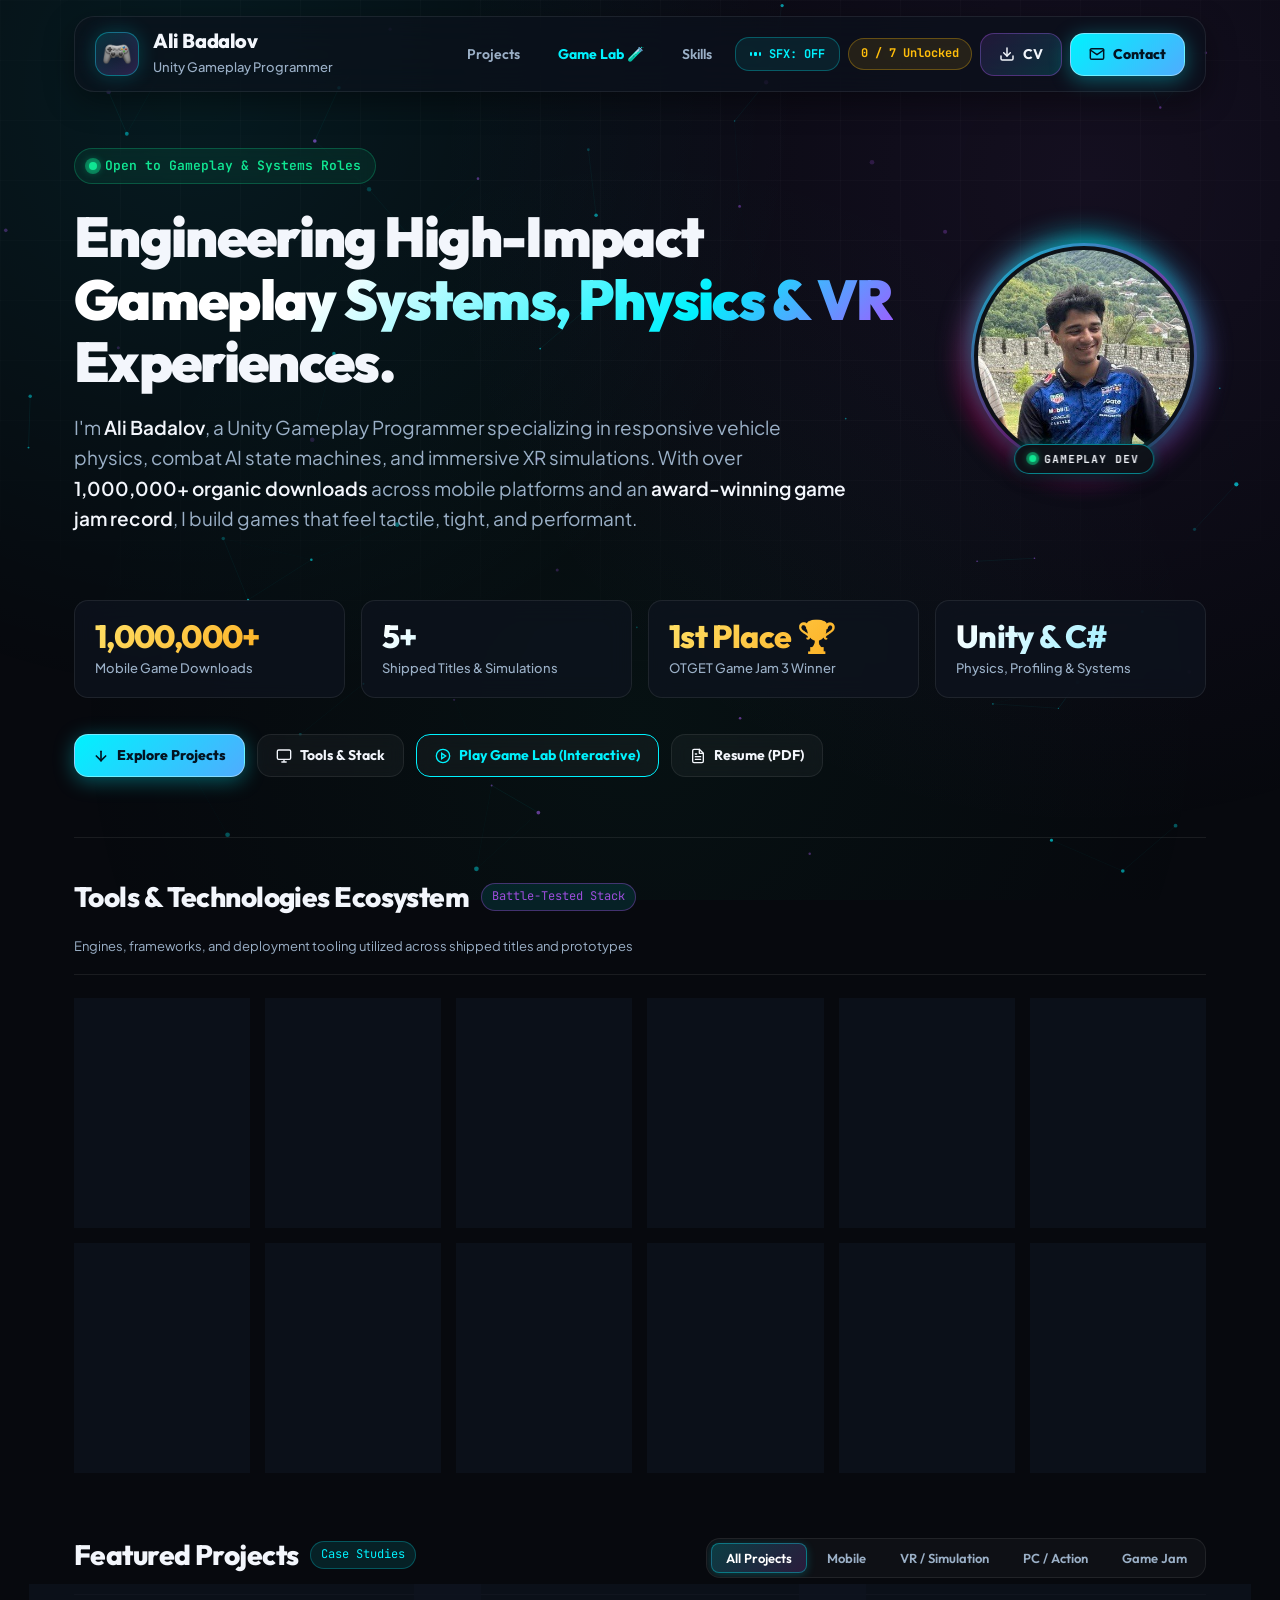
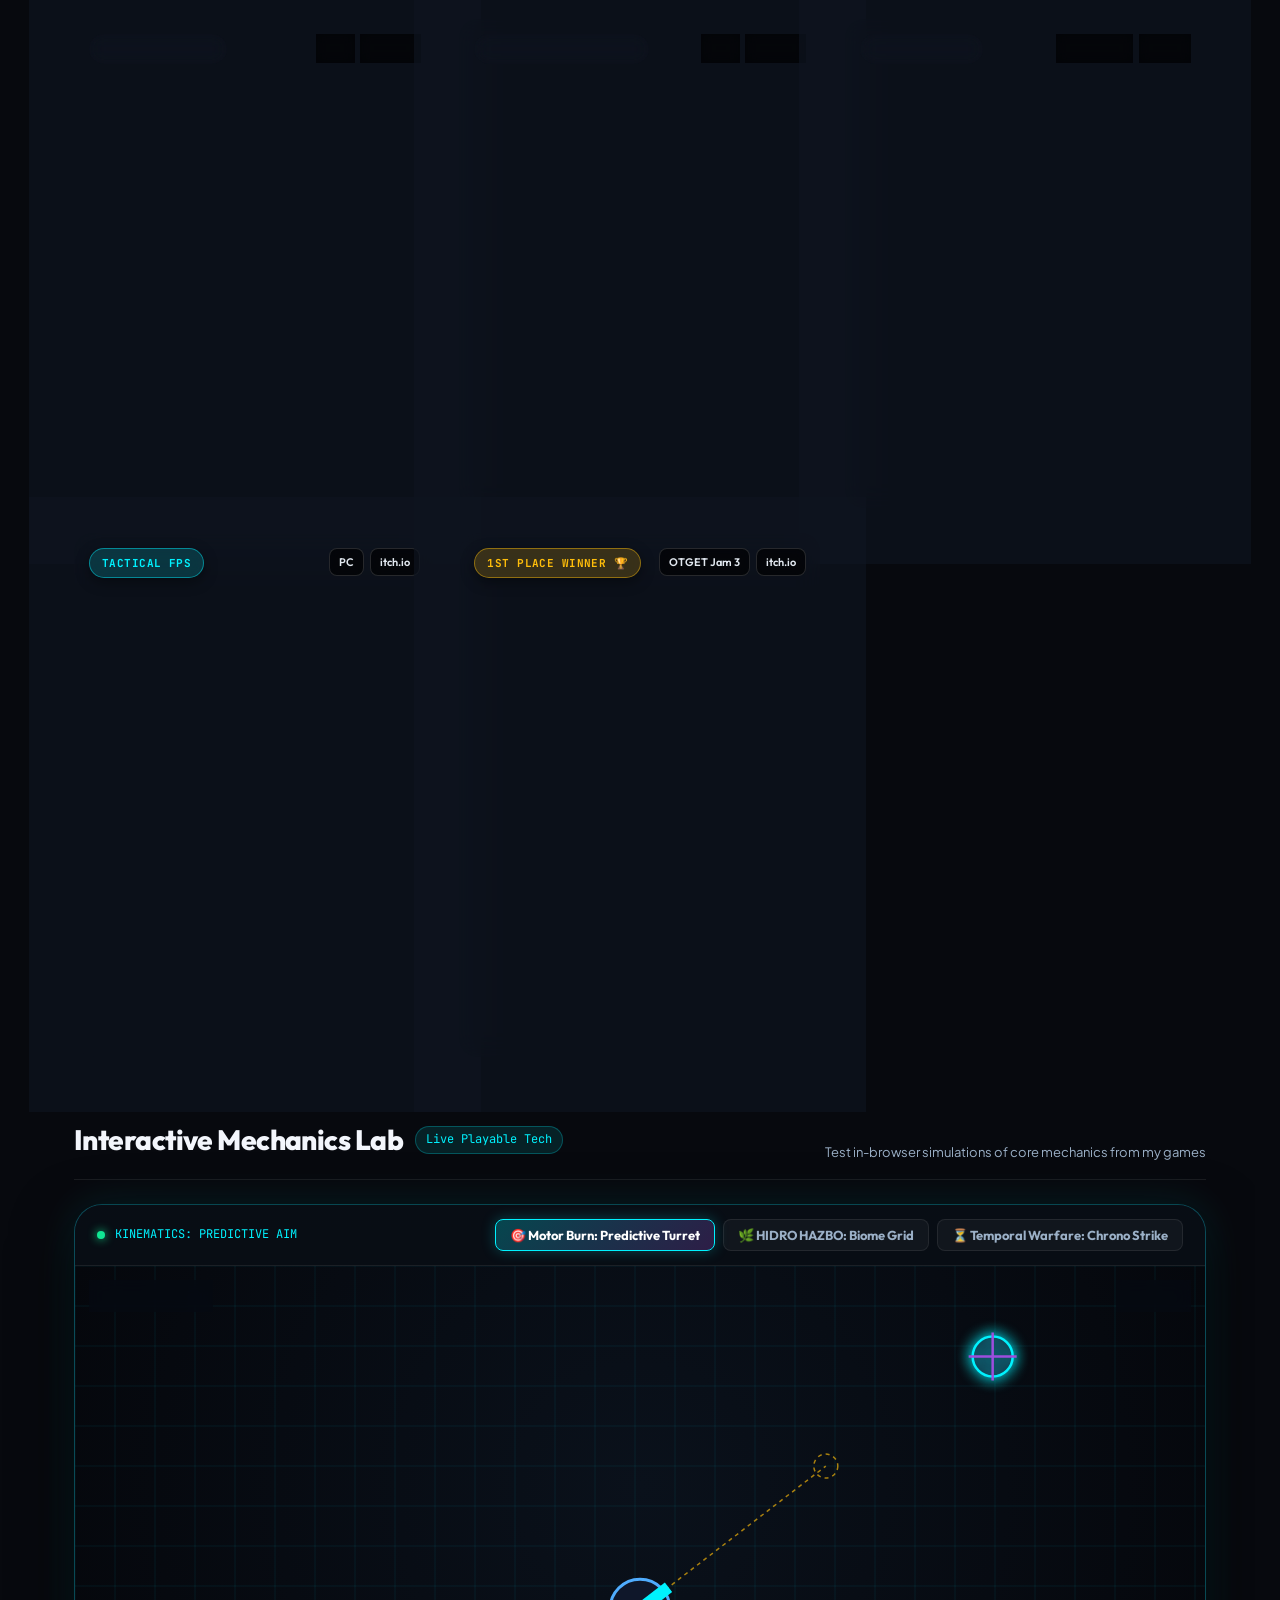
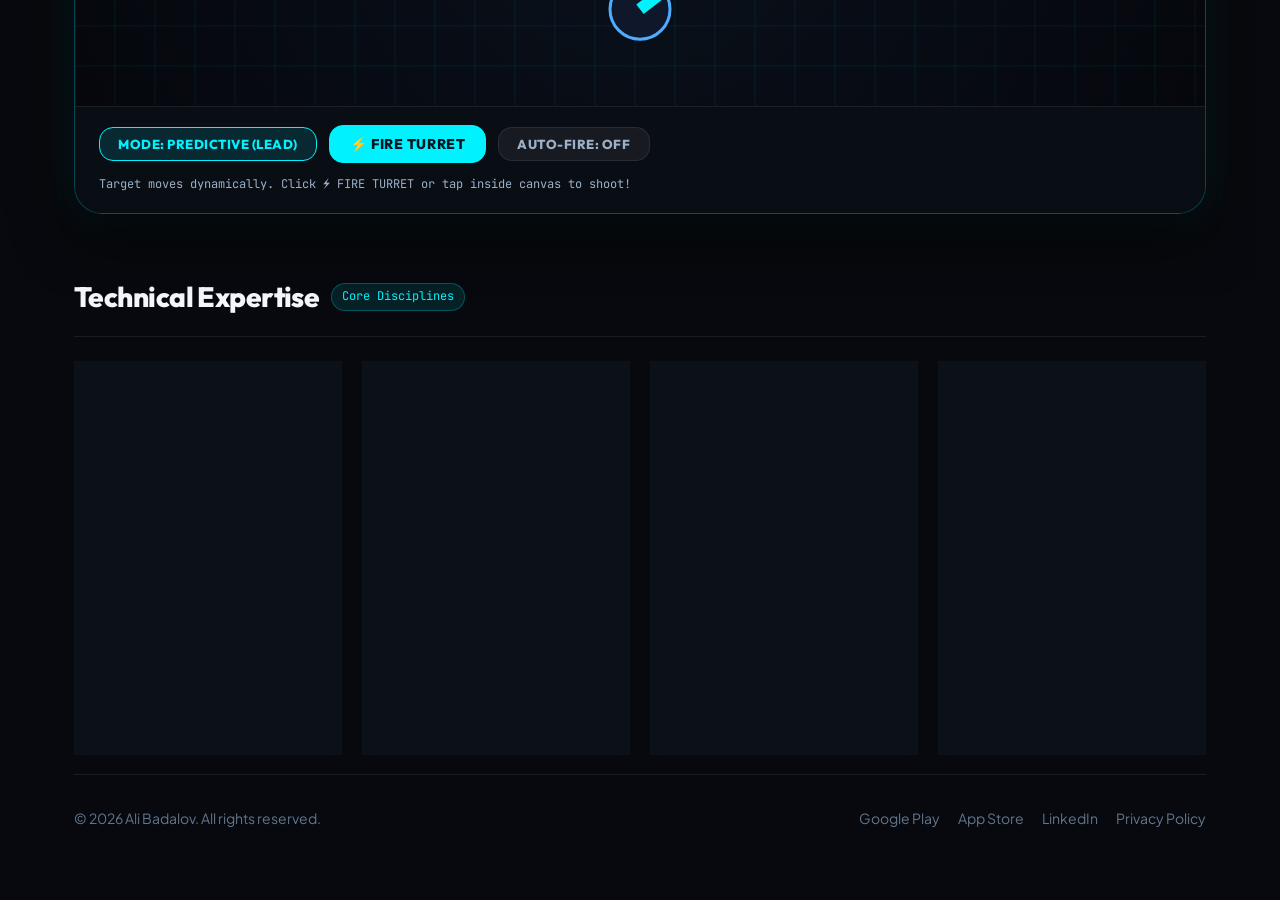
<file: index.html>
<!DOCTYPE html>
<html lang="en">
<head>
  <meta charset="UTF-8" />
  <meta name="viewport" content="width=device-width, initial-scale=1" />
  <title>Ali Badalov — Unity Gameplay Programmer & Game Developer</title>
  <meta name="description" content="Portfolio of Ali Badalov, Unity Gameplay Programmer specializing in mobile games (1M+ downloads), VR/XR simulations, and PC action titles." />
  <link rel="icon" type="image/png" href="assets/gamepad.png" />
  
  <!-- Main Stylesheet -->
  <link rel="stylesheet" href="css/style.css" />
</head>
<body>
  <!-- Dynamic Particle Canvas & Ambient Effects -->
  <canvas id="bg-canvas"></canvas>
  <div class="ambient-glow"></div>
  <div class="ambient-grid"></div>

  <!-- Toast Notification Container for Achievements -->
  <div id="achievement-toast-container" class="achievement-toast-container"></div>

  <div class="wrap">
    <!-- Navigation Header -->
    <header class="site-header">
      <a href="index.html" class="brand" aria-label="Ali Badalov Portfolio Home">
        <div class="brand-icon">
          <img src="assets/gamepad.png" alt="Gamepad Icon" width="28" height="28" />
        </div>
        <div class="brand-text">
          <h1>Ali Badalov</h1>
          <span class="tagline">Unity Gameplay Programmer</span>
        </div>
      </a>

      <nav class="nav-links">
        <a class="nav-link" href="#projects">Projects</a>
        <a class="nav-link" href="#game-lab" style="color:var(--accent-cyan);font-weight:700;">Game Lab 🧪</a>
        <a class="nav-link" href="#skills">Skills</a>

        <!-- Sound FX Audio Toggle -->
        <button class="sfx-toggle" id="sfx-toggle" type="button" aria-label="Toggle Sound Effects" title="Enable Web Audio Synthesizer SFX">
          <span class="sfx-wave">
            <span class="sfx-bar"></span>
            <span class="sfx-bar"></span>
            <span class="sfx-bar"></span>
          </span>
          <span class="sfx-text">SFX: OFF</span>
        </button>

        <!-- Achievements Counter Badge -->
        <div class="achievement-badge-pill" id="achievements-counter" title="Unlocked Gamer Achievements">
          🏆 0 / 7 Unlocked
        </div>

        <a class="btn btn-cv" href="assets/Ali_Badalov_CV.pdf" download="Ali_Badalov_CV.pdf">
          <svg viewBox="0 0 24 24" fill="none" stroke="currentColor" stroke-width="2.2" stroke-linecap="round" stroke-linejoin="round"><path d="M21 15v4a2 2 0 0 1-2 2H5a2 2 0 0 1-2-2v-4"/><polyline points="7 10 12 15 17 10"/><line x1="12" y1="15" x2="12" y2="3"/></svg>
          CV
        </a>
        <a class="btn btn-primary" href="mailto:alibedelov@gmail.com">
          <svg viewBox="0 0 24 24" fill="none" stroke="currentColor" stroke-width="2.2" stroke-linecap="round" stroke-linejoin="round"><path d="M4 4h16c1.1 0 2 .9 2 2v12c0 1.1-.9 2-2 2H4c-1.1 0-2-.9-2-2V6c0-1.1.9-2 2-2z"/><polyline points="22,6 12,13 2,6"/></svg>
          Contact
        </a>
      </nav>
    </header>

    <!-- Hero Section -->
    <main>
      <section class="hero-section">
        <div class="hero-layout">
          <div class="hero-content">
            <div class="hero-status-pill">
              <span class="pulse-dot"></span>
              <span>Open to Gameplay & Systems Roles</span>
            </div>

            <h1 class="hero-title">
              Engineering High-Impact <span class="text-gradient">Gameplay Systems, Physics & VR</span> Experiences.
            </h1>

            <p class="hero-bio">
              I'm <strong>Ali Badalov</strong>, a Unity Gameplay Programmer specializing in responsive vehicle physics, combat AI state machines, and immersive XR simulations. With over <strong>1,000,000+ organic downloads</strong> across mobile platforms and an <strong>award-winning game jam record</strong>, I build games that feel tactile, tight, and performant.
            </p>
          </div>

          <!-- Circular Photo / Gamer HUD Frame -->
          <div class="hero-avatar-wrapper">
            <div class="hero-avatar-frame" id="hero-avatar" title="Ali Badalov — Unity Gameplay Programmer (Click to inspect)">
              <div class="avatar-ring-glow" aria-hidden="true"></div>
              <div class="avatar-ring-tech" aria-hidden="true"></div>
              <div class="avatar-img-container">
                <img src="assets/ali_photo.jpg" alt="Ali Badalov — Unity Gameplay Programmer" class="hero-avatar-img" width="220" height="220" loading="eager">
              </div>
              <div class="avatar-badge">
                <span class="avatar-badge-dot"></span>
                <span class="avatar-badge-title">GAMEPLAY DEV</span>
              </div>
            </div>
          </div>
        </div>

        <!-- Quick Stats Ribbon -->
        <div class="stats-grid">
          <div class="stat-card">
            <div class="stat-value gold">1,000,000+</div>
            <div class="stat-label">Mobile Game Downloads</div>
          </div>
          <div class="stat-card">
            <div class="stat-value">5+</div>
            <div class="stat-label">Shipped Titles & Simulations</div>
          </div>
          <div class="stat-card">
            <div class="stat-value gold">1st Place 🏆</div>
            <div class="stat-label">OTGET Game Jam 3 Winner</div>
          </div>
          <div class="stat-card">
            <div class="stat-value">Unity & C#</div>
            <div class="stat-label">Physics, Profiling & Systems</div>
          </div>
        </div>

        <!-- Action Links -->
        <div class="hero-actions">
          <a class="btn btn-primary" href="#projects">
            <svg viewBox="0 0 24 24" fill="none" stroke="currentColor" stroke-width="2.5" stroke-linecap="round" stroke-linejoin="round"><line x1="12" y1="5" x2="12" y2="19"></line><polyline points="19 12 12 19 5 12"></polyline></svg>
            Explore Projects
          </a>
          <a class="btn btn-secondary" href="#tools">
            <svg viewBox="0 0 24 24" fill="none" stroke="currentColor" stroke-width="2"><rect x="2" y="3" width="20" height="14" rx="2" ry="2"></rect><line x1="8" y1="21" x2="16" y2="21"></line><line x1="12" y1="17" x2="12" y2="21"></line></svg>
            Tools & Stack
          </a>
          <a class="btn btn-secondary" href="#game-lab" style="border-color:var(--accent-cyan);color:var(--accent-cyan);">
            <svg viewBox="0 0 24 24" fill="none" stroke="currentColor" stroke-width="2"><circle cx="12" cy="12" r="10"/><polygon points="10 8 16 12 10 16 10 8"/></svg>
            Play Game Lab (Interactive)
          </a>
          <a class="btn btn-secondary" href="assets/Ali_Badalov_CV.pdf" download="Ali_Badalov_CV.pdf">
            <svg viewBox="0 0 24 24" fill="none" stroke="currentColor" stroke-width="2" stroke-linecap="round" stroke-linejoin="round"><path d="M14 2H6a2 2 0 0 0-2 2v16a2 2 0 0 0 2 2h12a2 2 0 0 0 2-2V8z"></path><polyline points="14 2 14 8 20 8"></polyline><line x1="16" y1="13" x2="8" y2="13"></line><line x1="16" y1="17" x2="8" y2="17"></line><polyline points="10 9 9 9 8 9"></polyline></svg>
            Resume (PDF)
          </a>
        </div>
      </section>

      <!-- ==========================================================================
           PROMINENT TOOLS & TECHNOLOGIES ECOSYSTEM SHOWCASE
           ========================================================================== -->
      <section id="tools" class="tools-ecosystem" style="scroll-margin-top: 100px; margin: 10px 0 60px;">
        <div class="section-header">
          <div class="section-title-wrap">
            <h2 class="section-title">Tools & Technologies Ecosystem</h2>
            <span class="section-badge" style="border-color:rgba(157,78,221,0.4);color:var(--accent-purple);">Battle-Tested Stack</span>
          </div>
          <span style="font-size:13px;color:var(--text-muted);">
            Engines, frameworks, and deployment tooling utilized across shipped titles and prototypes
          </span>
        </div>

        <div class="tools-grid">
          <!-- 1. Unity -->
          <div class="tool-card" style="--tool-color:#ffffff;--tool-glow:rgba(255,255,255,0.25);--tool-bg:rgba(255,255,255,0.1);">
            <div class="tool-icon-box">
              <svg viewBox="0 0 24 24"><path d="M12 2L3 7v10l9 5 9-5V7l-9-5zm0 2.2l6.8 3.8L12 11.8 5.2 8 12 4.2zM4.9 9.6l6.1 3.4v7.4l-6.1-3.4V9.6zm8.1 10.8V13l6.1-3.4v7.4l-6.1 3.4z"/></svg>
            </div>
            <span class="tool-name">Unity Engine</span>
            <span class="tool-badge">Primary Engine</span>
            <p class="tool-desc">2D, 3D, URP, ScriptableObjects & Custom Editor Tools</p>
          </div>

          <!-- 2. C# -->
          <div class="tool-card" style="--tool-color:#a855f7;--tool-glow:rgba(168,85,247,0.3);--tool-bg:rgba(168,85,247,0.12);">
            <div class="tool-icon-box">
              <svg viewBox="0 0 24 24"><path d="M12 2C6.48 2 2 6.48 2 12s4.48 10 10 10 10-4.48 10-10S17.52 2 12 2zm-1 14.5c-2.49 0-4.5-2.01-4.5-4.5S8.51 7.5 11 7.5c1.4 0 2.65.64 3.47 1.64l-1.42 1.42C12.58 9.94 11.85 9.5 11 9.5c-1.38 0-2.5 1.12-2.5 2.5s1.12 2.5 2.5 2.5c.85 0 1.58-.44 2.05-1.06l1.42 1.42c-.82 1-2.07 1.64-3.47 1.64zm7.25-3h-1.5v1.5h-.75V13.5h-1.5v-.75h1.5v-1.5h.75v1.5h1.5v.75z"/></svg>
            </div>
            <span class="tool-name">C# (.NET)</span>
            <span class="tool-badge">Lead Language</span>
            <p class="tool-desc">High-performance gameplay systems & zero-alloc code</p>
          </div>

          <!-- 3. XR Interaction Toolkit -->
          <div class="tool-card" style="--tool-color:#00f2fe;--tool-glow:rgba(0,242,254,0.3);--tool-bg:rgba(0,242,254,0.12);">
            <div class="tool-icon-box">
              <svg viewBox="0 0 24 24"><path d="M12 4C7.58 4 4 7.58 4 12c0 2.2.89 4.2 2.34 5.65.41.41.97.64 1.55.64h8.22c.58 0 1.14-.23 1.55-.64C19.11 16.2 20 14.2 20 12c0-4.42-3.58-8-8-8zm-3 10c-1.1 0-2-.9-2-2s.9-2 2-2 2 .9 2 2-.9 2-2 2zm6 0c-1.1 0-2-.9-2-2s.9-2 2-2 2 .9 2 2-.9 2-2 2z"/></svg>
            </div>
            <span class="tool-name">XR Toolkit</span>
            <span class="tool-badge">VR & Meta Quest</span>
            <p class="tool-desc">Two-handed rope steering & comfort locomotion systems</p>
          </div>

          <!-- 4. Cinemachine -->
          <div class="tool-card" style="--tool-color:#ffbe0b;--tool-glow:rgba(255,190,11,0.3);--tool-bg:rgba(255,190,11,0.12);">
            <div class="tool-icon-box">
              <svg viewBox="0 0 24 24"><path d="M18 4l2 4h-3l-2-4h-2l2 4h-3l-2-4H8l2 4H7L5 4H4c-1.1 0-1.99.9-1.99 2L2 18c0 1.1.9 2 2 2h16c1.1 0 2-.9 2-2V4h-4zM8 17H5v-2h3v2zm0-4H5v-2h3v2zm0-4H5V7h3v2zm6 8h-4v-6h4v6zm5 0h-3v-2h3v2zm0-4h-3v-2h3v2zm0-4h-3V7h3v2z"/></svg>
            </div>
            <span class="tool-name">Cinemachine</span>
            <span class="tool-badge">Camera Director</span>
            <p class="tool-desc">Impulse screen shake, dynamic target blends & pacing</p>
          </div>

          <!-- 5. PhysX & Vehicle Physics -->
          <div class="tool-card" style="--tool-color:#10e793;--tool-glow:rgba(16,231,147,0.3);--tool-bg:rgba(16,231,147,0.12);">
            <div class="tool-icon-box">
              <svg viewBox="0 0 24 24"><path d="M12 2C6.48 2 2 6.48 2 12s4.48 10 10 10 10-4.48 10-10S17.52 2 12 2zm0 18c-4.41 0-8-3.59-8-8s3.59-8 8-8 8 3.59 8 8-3.59 8-8 8zm0-12a4 4 0 1 0 0 8 4 4 0 0 0 0-8zm-6 4a6 6 0 0 1 12 0 6 6 0 0 1-12 0z"/></svg>
            </div>
            <span class="tool-name">PhysX Engine</span>
            <span class="tool-badge">Kinematics & Drift</span>
            <p class="tool-desc">Raycast suspension, aerodynamic drag & predictive aim</p>
          </div>

          <!-- 6. Unity Profiler -->
          <div class="tool-card" style="--tool-color:#ff5964;--tool-glow:rgba(255,89,100,0.3);--tool-bg:rgba(255,89,100,0.12);">
            <div class="tool-icon-box">
              <svg viewBox="0 0 24 24"><path d="M3.5 18.5l6-6 4 4L22 6.92 20.59 5.5l-7.09 7.08-4-4L2 16.08l1.5 2.42z"/><path d="M19 12h2v7h-7v-2h3.59l-4.29-4.29 1.41-1.42L19 15.59V12z"/></svg>
            </div>
            <span class="tool-name">Unity Profiler</span>
            <span class="tool-badge">Optimization</span>
            <p class="tool-desc">GC spike elimination, draw call batching & GPU budgets</p>
          </div>

          <!-- 7. Google Play Console -->
          <div class="tool-card" style="--tool-color:#34d399;--tool-glow:rgba(52,211,153,0.3);--tool-bg:rgba(52,211,153,0.12);">
            <div class="tool-icon-box">
              <svg viewBox="0 0 24 24"><path d="M3.609 1.814L13.792 12 3.61 22.186a2.02 2.02 0 0 1-.61-.95V2.764c0-.36.1-.7.61-.95zm11.24 11.24l2.13 2.13-11.77 6.7c-.4.23-.78.14-.99-.07l10.63-8.76zm0-2.108L4.22 2.186c.21-.21.59-.3 1-.07l11.76 6.7-2.13 2.13zm1.06 1.054l3.52 2.01c.95.54.95 1.44 0 1.99l-3.52 2.01-2.47-2.47 2.47-2.54z"/></svg>
            </div>
            <span class="tool-name">Google Play</span>
            <span class="tool-badge">1,000,000+ Downloads</span>
            <p class="tool-desc">AAB publishing, in-app billing & live-ops analytics</p>
          </div>

          <!-- 8. App Store Connect -->
          <div class="tool-card" style="--tool-color:#f1f5f9;--tool-glow:rgba(241,245,249,0.25);--tool-bg:rgba(255,255,255,0.1);">
            <div class="tool-icon-box">
              <svg viewBox="0 0 24 24"><path d="M18.71 19.5c-.83 1.24-1.71 2.45-3.05 2.47-1.34.03-1.77-.79-3.29-.79-1.53 0-2 .77-3.27.82-1.31.05-2.3-1.32-3.14-2.53C4.25 17 2.94 12.45 4.7 9.39c.87-1.52 2.43-2.48 4.12-2.51 1.28-.02 2.5.87 3.29.87.78 0 2.26-1.07 3.81-.91.65.03 2.47.26 3.64 1.98-.09.06-2.17 1.28-2.15 3.81.03 3.02 2.65 4.03 2.68 4.04-.03.07-.42 1.44-1.38 2.83M15.97 6.37c.63-.76 1.05-1.82.93-2.88-.91.04-2.02.61-2.67 1.37-.58.67-1.09 1.75-.95 2.8.02 0 .04 0 .07 0 1.02 0 1.99-.53 2.62-1.29z"/></svg>
            </div>
            <span class="tool-name">App Store Connect</span>
            <span class="tool-badge">iOS Production</span>
            <p class="tool-desc">TestFlight distribution, iOS signing & compliance</p>
          </div>

          <!-- 9. itch.io -->
          <div class="tool-card" style="--tool-color:#fa5252;--tool-glow:rgba(250,82,82,0.3);--tool-bg:rgba(250,82,82,0.12);">
            <div class="tool-icon-box">
              <svg viewBox="0 0 24 24"><path d="M2 3h20c1.05 0 2 .95 2 2v14c0 1.05-.95 2-2 2H2c-1.05 0-2-.95-2-2V5c0-1.05.95-2 2-2zm4.5 5.5l3.5 3.5-3.5 3.5 1.5 1.5 5-5-5-5-1.5 1.5zm7 7h6v-2h-6v2z"/></svg>
            </div>
            <span class="tool-name">itch.io</span>
            <span class="tool-badge">Jam Winner 🏆</span>
            <p class="tool-desc">OTGET Game Jam 3 1st place release & PC web builds</p>
          </div>

          <!-- 10. Git & GitHub -->
          <div class="tool-card" style="--tool-color:#f97316;--tool-glow:rgba(249,115,22,0.3);--tool-bg:rgba(249,115,22,0.12);">
            <div class="tool-icon-box">
              <svg viewBox="0 0 24 24"><path d="M12 2C6.477 2 2 6.484 2 12.017c0 4.425 2.865 8.18 6.839 9.504.5.092.682-.217.682-.483 0-.237-.008-.868-.013-1.703-2.782.605-3.369-1.343-3.369-1.343-.454-1.158-1.11-1.466-1.11-1.466-.908-.62.069-.608.069-.608 1.003.07 1.53 1.032 1.53 1.032.892 1.53 2.341 1.088 2.91.832.092-.647.35-1.088.636-1.338-2.22-.253-4.555-1.113-4.555-4.951 0-1.093.39-1.988 1.029-2.688-.103-.253-.446-1.272.098-2.65 0 0 .84-.27 2.75 1.026A9.564 9.564 0 0 1 12 6.844c.85.004 1.705.115 2.504.337 1.909-1.296 2.747-1.027 2.747-1.027.546 1.379.202 2.398.1 2.651.64.7 1.028 1.595 1.028 2.688 0 3.848-2.339 4.695-4.566 4.943.359.309.678.92.678 1.855 0 1.338-.012 2.419-.012 2.747 0 .268.18.58.688.482A10.019 10.019 0 0 0 22 12.017C22 6.484 17.522 2 12 2z"/></svg>
            </div>
            <span class="tool-name">Git & GitHub</span>
            <span class="tool-badge">Version Control</span>
            <p class="tool-desc">Branching workflows, LFS asset tracking & release tags</p>
          </div>

          <!-- 11. Shader Graph & URP -->
          <div class="tool-card" style="--tool-color:#ec4899;--tool-glow:rgba(236,72,153,0.3);--tool-bg:rgba(236,72,153,0.12);">
            <div class="tool-icon-box">
              <svg viewBox="0 0 24 24"><circle cx="6" cy="6" r="3"/><circle cx="18" cy="6" r="3"/><circle cx="12" cy="18" r="3"/><path d="M8.5 7.5l5 7M15.5 7.5l-5 7M9 6h6"/></svg>
            </div>
            <span class="tool-name">Shader Graph</span>
            <span class="tool-badge">Visual Shaders</span>
            <p class="tool-desc">Procedural combat dissolves, glow rings & URP materials</p>
          </div>

          <!-- 12. Visual Studio -->
          <div class="tool-card" style="--tool-color:#8b5cf6;--tool-glow:rgba(139,92,246,0.3);--tool-bg:rgba(139,92,246,0.12);">
            <div class="tool-icon-box">
              <svg viewBox="0 0 24 24"><path d="M17.5 2.5L7.5 10.5 3 7 1.5 8.5 6 12l-4.5 3.5 1.5 1.5 4.5-3.5 10 8 5-2.5V5zM17 17.5l-7-5.5 7-5.5v11z"/></svg>
            </div>
            <span class="tool-name">Visual Studio</span>
            <span class="tool-badge">Primary IDE</span>
            <p class="tool-desc">C# debugging, memory telemetry & Roslyn analyzers</p>
          </div>
        </div>
      </section>

      <!-- Featured Projects Section -->
      <section id="projects" style="scroll-margin-top: 100px;">
        <div class="section-header">
          <div class="section-title-wrap">
            <h2 class="section-title">Featured Projects</h2>
            <span class="section-badge">Case Studies</span>
          </div>

          <!-- Category Filters -->
          <div class="filter-group">
            <button class="filter-btn active" data-filter="all">All Projects</button>
            <button class="filter-btn" data-filter="mobile">Mobile</button>
            <button class="filter-btn" data-filter="vr">VR / Simulation</button>
            <button class="filter-btn" data-filter="pc">PC / Action</button>
            <button class="filter-btn" data-filter="jam">Game Jam</button>
          </div>
        </div>

        <div class="projects-grid">
          <!-- 1. Motor Burn -->
          <a class="project-card" data-category="mobile" href="portfolio_deathdrive.html">
            <div class="card-media">
              <span class="card-highlight-badge badge-cyan">Tactical Combat</span>
              <div class="card-platform-pills">
                <span class="platform-pill">iOS</span>
                <span class="platform-pill">Android</span>
              </div>
              <img src="assets/deathdrive_hero_banner.png" alt="Motor Burn Arcade Combat Game" loading="lazy" />
              <div class="card-media-overlay"></div>
            </div>
            <div class="card-content">
              <div class="card-title-row">
                <h3 class="card-title">Motor Burn</h3>
                <div class="card-arrow" aria-hidden="true">→</div>
              </div>
              <p class="card-description">
                Fast-paced arcade vehicular combat featuring predictive turret aiming, dynamic targeting kinematics, and modular weapon progression.
              </p>
              <div class="card-meta-tags">
                <span class="tech-tag">#Unity</span>
                <span class="tech-tag">#ArcadePhysics</span>
                <span class="tech-tag">#PredictiveAim</span>
                <span class="tech-tag">#Mobile</span>
              </div>
            </div>
          </a>

          <!-- 2. 2 Player Racing 3D -->
          <a class="project-card" data-category="mobile" href="portfolio_2pr3d.html">
            <div class="card-media">
              <span class="card-highlight-badge badge-gold">1,000,000+ Downloads</span>
              <div class="card-platform-pills">
                <span class="platform-pill">iOS</span>
                <span class="platform-pill">Android</span>
              </div>
              <img src="assets/twoplayerracing_hero_banner.png" alt="2 Player Racing 3D" loading="lazy" />
              <div class="card-media-overlay"></div>
            </div>
            <div class="card-content">
              <div class="card-title-row">
                <h3 class="card-title">2 Player Racing 3D</h3>
                <div class="card-arrow" aria-hidden="true">→</div>
              </div>
              <p class="card-description">
                Split-screen and solo arcade racing sensation. Engineered custom lightweight physics and GC-free rendering tuned for low-to-mid tier devices.
              </p>
              <div class="card-meta-tags">
                <span class="tech-tag">#Optimization</span>
                <span class="tech-tag">#SplitScreen</span>
                <span class="tech-tag">#LowLatency</span>
                <span class="tech-tag">#DrawCallBatching</span>
              </div>
            </div>
          </a>

          <!-- 3. VR Parachute Simulator -->
          <a class="project-card" data-category="vr" href="portfolio_vrparachute.html">
            <div class="card-media">
              <span class="card-highlight-badge badge-purple">VR Simulation</span>
              <div class="card-platform-pills">
                <span class="platform-pill">Meta Quest</span>
                <span class="platform-pill">PC VR</span>
              </div>
              <img src="assets/parachute_banner.png" alt="VR Parachute Simulator" loading="lazy" />
              <div class="card-media-overlay"></div>
            </div>
            <div class="card-content">
              <div class="card-title-row">
                <h3 class="card-title">VR Parachute Simulator</h3>
                <div class="card-arrow" aria-hidden="true">→</div>
              </div>
              <p class="card-description">
                Realistic freefall and canopy dynamics featuring dynamic aerodynamic drag, flare controls, and two-handed rope steering via XR Interaction Toolkit.
              </p>
              <div class="card-meta-tags">
                <span class="tech-tag">#XRToolkit</span>
                <span class="tech-tag">#Aerodynamics</span>
                <span class="tech-tag">#PhysicsSimulation</span>
                <span class="tech-tag">#VR</span>
              </div>
            </div>
          </a>

          <!-- 4. Temporal Warfare: Chrono Strike -->
          <a class="project-card" data-category="pc" href="portfolio_temporalwarfare.html">
            <div class="card-media">
              <span class="card-highlight-badge badge-cyan">Tactical FPS</span>
              <div class="card-platform-pills">
                <span class="platform-pill">PC</span>
                <span class="platform-pill">itch.io</span>
              </div>
              <img src="assets/temporalwarfare_hero_banner.png" alt="Temporal Warfare: Chrono Strike" loading="lazy" />
              <div class="card-media-overlay"></div>
            </div>
            <div class="card-content">
              <div class="card-title-row">
                <h3 class="card-title">Temporal Warfare: Chrono Strike</h3>
                <div class="card-arrow" aria-hidden="true">→</div>
              </div>
              <p class="card-description">
                Single-player tactical FPS built around dynamic slow-motion combat manipulation, responsive gunplay feel, and a multi-level military infiltration campaign.
              </p>
              <div class="card-meta-tags">
                <span class="tech-tag">#TimeScaleFX</span>
                <span class="tech-tag">#FPSMechanics</span>
                <span class="tech-tag">#EnemyAI</span>
                <span class="tech-tag">#LevelProgression</span>
              </div>
            </div>
          </a>

          <!-- 5. HIDRO HAZBO -->
          <a class="project-card" data-category="jam" href="portfolio_hidrohazbo.html">
            <div class="card-media">
              <span class="card-highlight-badge badge-gold">1st Place Winner 🏆</span>
              <div class="card-platform-pills">
                <span class="platform-pill">OTGET Jam 3</span>
                <span class="platform-pill">itch.io</span>
              </div>
              <img src="assets/hidrohazbo_herobanner.png" alt="HIDRO HAZBO Game Jam Winner" loading="lazy" />
              <div class="card-media-overlay"></div>
            </div>
            <div class="card-content">
              <div class="card-title-row">
                <h3 class="card-title">HIDRO HAZBO</h3>
                <div class="card-arrow" aria-hidden="true">→</div>
              </div>
              <p class="card-description">
                Top-down action-roguelike built in 72 hours. Features a dynamic 4x4 real-time biome grid simulation and a multi-phase state machine boss AI.
              </p>
              <div class="card-meta-tags">
                <span class="tech-tag">#GridSimulation</span>
                <span class="tech-tag">#StateMachineAI</span>
                <span class="tech-tag">#Roguelike</span>
                <span class="tech-tag">#GameJuice</span>
              </div>
            </div>
          </a>
        </div>
      </section>

      <!-- ==========================================================================
           INTERACTIVE GAMEPLAY LAB (Interactive In-Browser Mechanics)
           ========================================================================== -->
      <section id="game-lab" class="lab-section" style="scroll-margin-top: 90px;">
        <div class="section-header">
          <div class="section-title-wrap">
            <h2 class="section-title">Interactive Mechanics Lab</h2>
            <span class="section-badge">Live Playable Tech</span>
          </div>
          <span style="font-size:13px;color:var(--text-muted);">
            Test in-browser simulations of core mechanics from my games
          </span>
        </div>

        <div class="arcade-deck">
          <div class="arcade-top-bar">
            <div class="arcade-status-indicator">
              <span class="arcade-led"></span>
              <span id="hud-mode-title">KINEMATICS: PREDICTIVE AIM</span>
            </div>

            <div class="lab-tabs">
              <button class="lab-tab-btn active" data-lab="turret">
                🎯 Motor Burn: Predictive Turret
              </button>
              <button class="lab-tab-btn" data-lab="biome">
                🌿 HIDRO HAZBO: Biome Grid
              </button>
              <button class="lab-tab-btn" data-lab="chrono">
                ⏳ Temporal Warfare: Chrono Strike
              </button>
            </div>
          </div>

          <div class="arcade-stage">
            <canvas id="lab-canvas"></canvas>

            <!-- Real-time HUD -->
            <div class="arcade-overlay-hud">
              <div class="hud-pill" id="hud-aim-status">LEAD INTERCEPT ACTIVE</div>
              <div class="hud-pill" id="hud-score">HITS: 0</div>
            </div>
          </div>

          <!-- Controls Bar -->
          <div class="arcade-controls-panel">
            <!-- Turret Controls -->
            <div class="lab-controls-sub" id="lab-controls-turret" style="display:flex;gap:12px;flex-wrap:wrap;align-items:center;">
              <button class="arcade-btn" id="turret-aim-toggle" type="button">Mode: Predictive (Lead)</button>
              <button class="arcade-btn" id="turret-fire-btn" type="button" style="background:var(--accent-cyan);color:#031422;font-size:14px;padding:9px 20px;">⚡ FIRE TURRET</button>
              <button class="arcade-btn" id="turret-autofire-toggle" type="button" style="background:rgba(255,255,255,0.06);color:var(--text-muted);border-color:var(--line);">Auto-Fire: OFF</button>
              <span style="font-size:12px;color:var(--text-muted);font-family:var(--font-mono);">
                Target moves dynamically. Click ⚡ FIRE TURRET or tap inside canvas to shoot!
              </span>
            </div>

            <!-- Biome Grid Controls -->
            <div class="lab-controls-sub" id="lab-controls-biome" style="display:none;gap:12px;flex-wrap:wrap;align-items:center;">
              <button class="arcade-btn" id="biome-water-btn" type="button">💧 Spray Moisture</button>
              <div class="hud-pill" id="hud-locked-tiles" style="color:var(--accent-gold);">LOCKED: 0/16</div>
              <span style="font-size:12.5px;color:var(--text-muted);font-family:var(--font-mono);">
                Click/Tap tiles to hydrate! Maintain green fertile zone to lock forest tiles (🏆 4 to win).
              </span>
            </div>

            <!-- Chrono Controls -->
            <div class="lab-controls-sub" id="lab-controls-chrono" style="display:none;gap:12px;flex-wrap:wrap;align-items:center;">
              <button class="arcade-btn" id="chrono-slowmo-btn" type="button" style="border-color:var(--accent-purple);color:var(--accent-purple);">
                ⏳ HOLD FOR SLOW-MOTION
              </button>
              <div class="hud-pill" id="hud-timescale" style="color:var(--accent-cyan);">100% SPEED</div>
              <span style="font-size:12.5px;color:var(--text-muted);font-family:var(--font-mono);">
                Hold button to drop time scale to 12% and trigger tactical bullet dilation.
              </span>
            </div>
          </div>
        </div>
      </section>

      <!-- Technical Competencies & Skills Section -->
      <section id="skills" class="skills-section" style="scroll-margin-top: 100px;">
        <div class="section-header">
          <div class="section-title-wrap">
            <h2 class="section-title">Technical Expertise</h2>
            <span class="section-badge">Core Disciplines</span>
          </div>
        </div>

        <div class="skills-matrix">
          <div class="skill-category">
            <div class="skill-category-header">
              <div class="skill-icon-wrap">
                <svg viewBox="0 0 24 24" fill="none" stroke="currentColor" stroke-width="2"><path d="M12 2v20M17 5H9.5a3.5 3.5 0 0 0 0 7h5a3.5 3.5 0 0 1 0 7H6"/></svg>
              </div>
              <h3>Gameplay & Physics</h3>
            </div>
            <ul class="skill-list">
              <li class="skill-item">Custom Arcade & Wheel Vehicle Physics</li>
              <li class="skill-item">Predictive Aiming & Kinematic Turrets</li>
              <li class="skill-item">Dynamic Aerodynamic Drag & Lift Modeling</li>
              <li class="skill-item">FPS & Top-Down Responsive Movement</li>
              <li class="skill-item">Camera Shake, Cinemachine & "Game Juice"</li>
            </ul>
          </div>

          <div class="skill-category">
            <div class="skill-category-header">
              <div class="skill-icon-wrap">
                <svg viewBox="0 0 24 24" fill="none" stroke="currentColor" stroke-width="2"><rect x="3" y="3" width="18" height="18" rx="2"/><path d="M3 9h18M9 21V9"/></svg>
              </div>
              <h3>Architecture & AI</h3>
            </div>
            <ul class="skill-list">
              <li class="skill-item">State Machine Pattern (FSM) for Bosses & NPCs</li>
              <li class="skill-item">Event-Driven & Decoupled Architecture</li>
              <li class="skill-item">ScriptableObject-Driven Game Systems</li>
              <li class="skill-item">Dynamic Grid & Biome Simulation Logic</li>
              <li class="skill-item">Modular Health, Damage & Combat Layers</li>
            </ul>
          </div>

          <div class="skill-category">
            <div class="skill-category-header">
              <div class="skill-icon-wrap">
                <svg viewBox="0 0 24 24" fill="none" stroke="currentColor" stroke-width="2"><circle cx="12" cy="12" r="10"/><path d="m4.93 4.93 4.24 4.24M14.83 14.83l4.24 4.24M14.83 9.17l4.24-4.24M4.93 19.07l4.24-4.24"/></svg>
              </div>
              <h3>Optimization & Profiling</h3>
            </div>
            <ul class="skill-list">
              <li class="skill-item">Unity Profiler: Eliminating GC Allocs & Spikes</li>
              <li class="skill-item">Draw Call Batching & Sprite Atlas Packing</li>
              <li class="skill-item">Object Pooling for High-Frequency VFX/Projectiles</li>
              <li class="skill-item">Low-End Android & Standalone VR Budgets</li>
              <li class="skill-item">ASTC / ETC2 Texture Compression Pipelines</li>
            </ul>
          </div>

          <div class="skill-category">
            <div class="skill-category-header">
              <div class="skill-icon-wrap">
                <svg viewBox="0 0 24 24" fill="none" stroke="currentColor" stroke-width="2"><polyline points="16 18 22 12 16 6"/><polyline points="8 6 2 12 8 18"/></svg>
              </div>
              <h3>Engines & Tooling</h3>
            </div>
            <ul class="skill-list">
              <li class="skill-item">Unity Engine (2D, 3D, URP)</li>
              <li class="skill-item">C# (.NET, Async, Linq-free hot paths)</li>
              <li class="skill-item">XR Interaction Toolkit (Oculus/Meta Quest)</li>
              <li class="skill-item">Git / GitHub Version Control</li>
              <li class="skill-item">Google Play Console & Apple App Store Connect</li>
            </ul>
          </div>
        </div>
      </section>
    </main>

    <!-- Site Footer -->
    <footer class="site-footer">
      <div>© <span id="y">2026</span> Ali Badalov. All rights reserved.</div>
      <div class="footer-links">
        <a href="https://play.google.com/store/apps/developer?id=Badaloff+Games&hl=en" target="_blank" rel="noopener">Google Play</a>
        <a href="https://apps.apple.com/us/developer/ali-badalov/id1547473316" target="_blank" rel="noopener">App Store</a>
        <a href="https://www.linkedin.com/in/ali-badalov-97174b201/" target="_blank" rel="noopener">LinkedIn</a>
        <a href="privacy.html">Privacy Policy</a>
      </div>
    </footer>
  </div>

  <!-- Mobile Floating Action Dock (< 768px) -->
  <nav class="mobile-bottom-dock" aria-label="Mobile Navigation Dock">
    <a href="index.html" class="mobile-dock-item active">
      <svg viewBox="0 0 24 24" fill="none" stroke="currentColor" stroke-width="2"><path d="m3 9 9-7 9 7v11a2 2 0 0 1-2 2H5a2 2 0 0 1-2-2z"/><polyline points="9 22 9 12 15 12 15 22"/></svg>
      Home
    </a>
    <a href="#projects" class="mobile-dock-item">
      <svg viewBox="0 0 24 24" fill="none" stroke="currentColor" stroke-width="2"><polygon points="6 3 18 3 21 8 12 22 3 8 6 3"/></svg>
      Projects
    </a>
    <a href="#game-lab" class="mobile-dock-item">
      <svg viewBox="0 0 24 24" fill="none" stroke="currentColor" stroke-width="2"><path d="M10 2v7.31L4.35 18A2 2 0 0 0 6 21h12a2 2 0 0 0 1.65-3L14 9.31V2"/></svg>
      Game Lab
    </a>
    <a href="assets/Ali_Badalov_CV.pdf" download="Ali_Badalov_CV.pdf" class="mobile-dock-item">
      <svg viewBox="0 0 24 24" fill="none" stroke="currentColor" stroke-width="2"><path d="M14 2H6a2 2 0 0 0-2 2v16a2 2 0 0 0 2 2h12a2 2 0 0 0 2-2V8z"/><polyline points="14 2 14 8 20 8"/></svg>
      CV
    </a>
    <a href="mailto:alibedelov@gmail.com" class="mobile-dock-item">
      <svg viewBox="0 0 24 24" fill="none" stroke="currentColor" stroke-width="2"><path d="M4 4h16c1.1 0 2 .9 2 2v12c0 1.1-.9 2-2 2H4c-1.1 0-2-.9-2-2V6c0-1.1.9-2 2-2z"/><polyline points="22 6 12 13 2 6"/></svg>
      Contact
    </a>
  </nav>

  <!-- Main JavaScript Bundle -->
  <script src="js/main.js"></script>
</body>
</html>
</file>
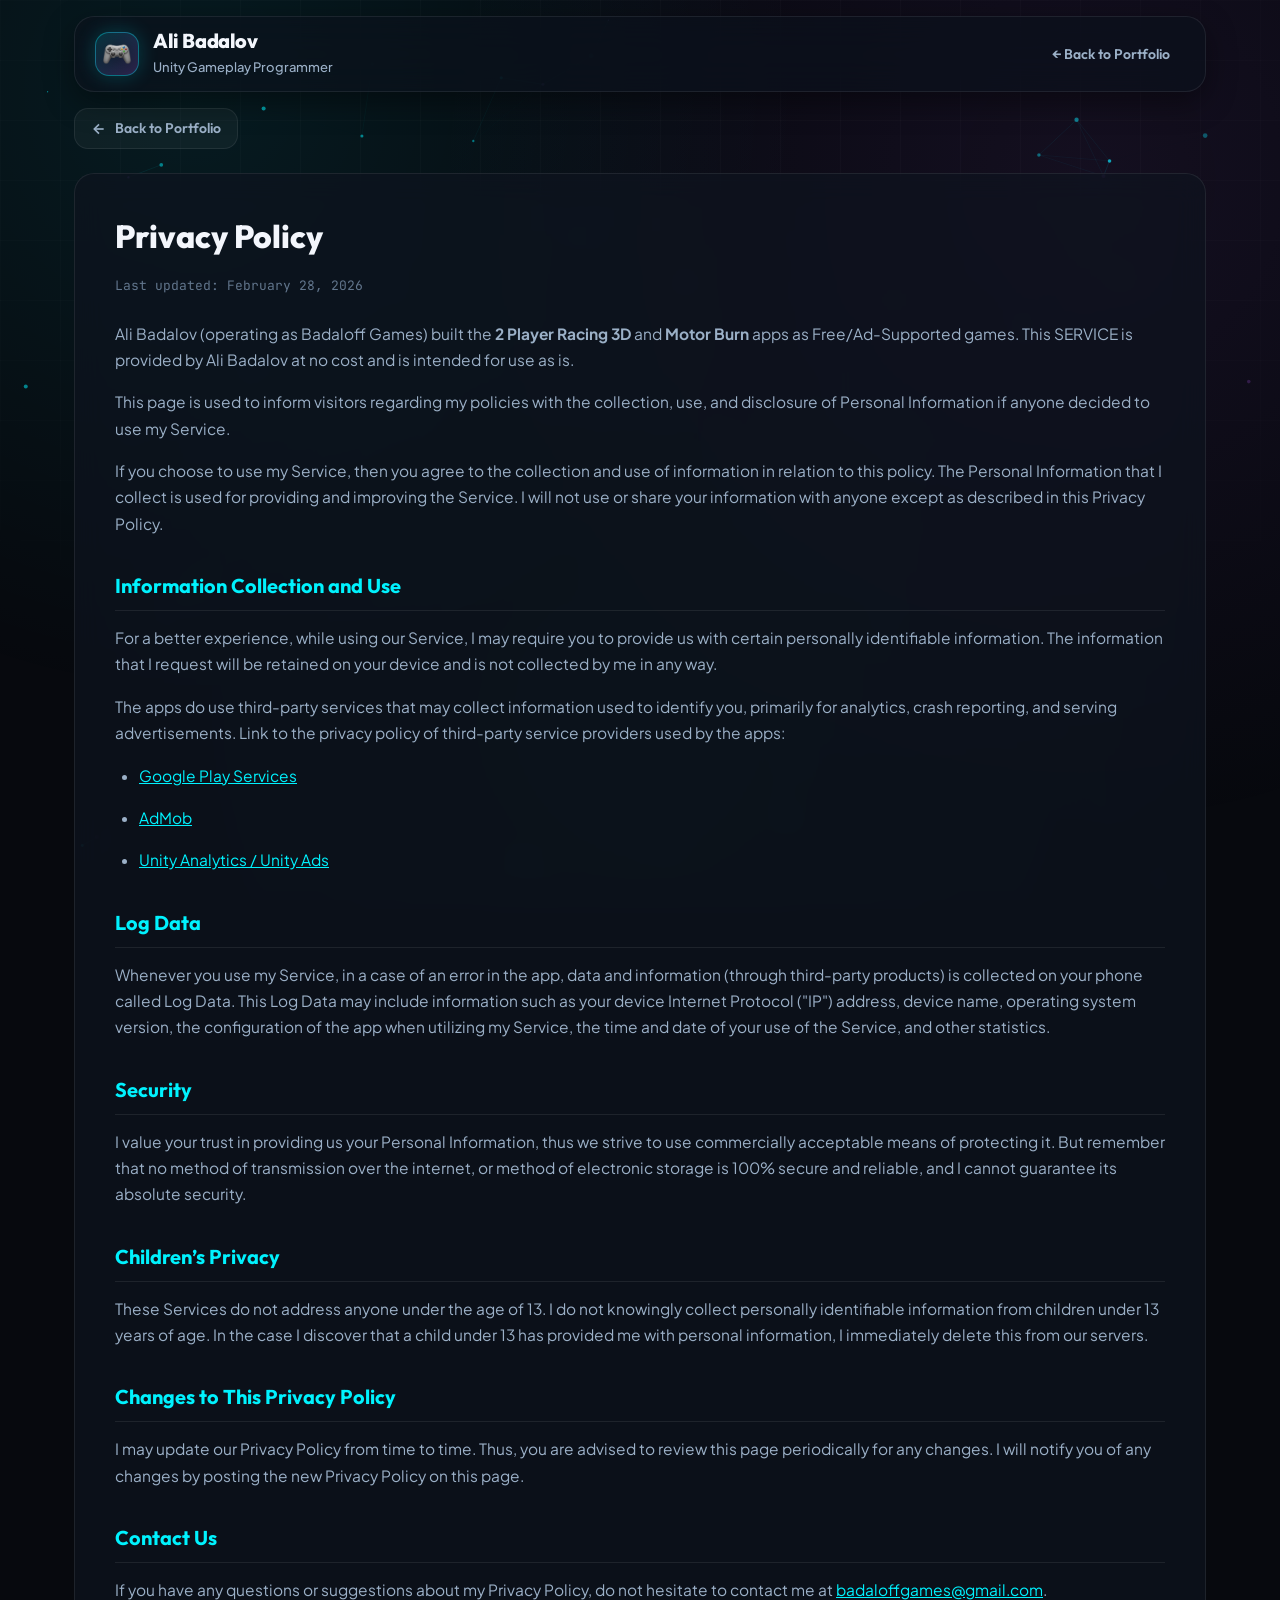
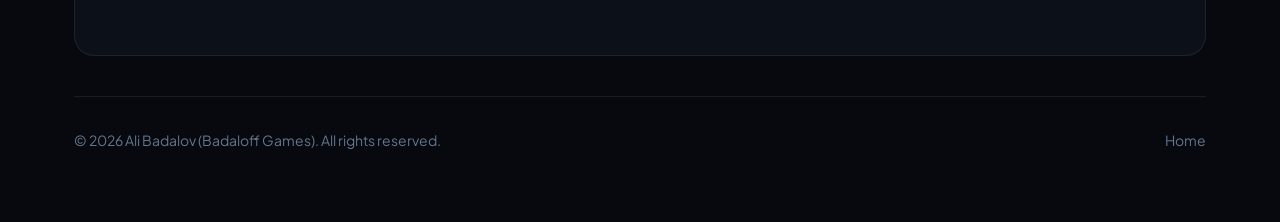
<file: privacy.html>
<!DOCTYPE html>
<html lang="en">
<head>
  <meta charset="UTF-8" />
  <meta name="viewport" content="width=device-width, initial-scale=1" />
  <title>Privacy Policy — Badaloff Games</title>
  <meta name="description" content="Privacy Policy for mobile applications developed by Ali Badalov (Badaloff Games)." />
  <link rel="icon" type="image/png" href="assets/gamepad.png" />
  <link rel="stylesheet" href="css/style.css" />
  <style>
    .privacy-content {
      background: var(--bg-card);
      border: 1px solid var(--line);
      border-radius: var(--radius-lg);
      padding: 36px 40px;
      backdrop-filter: blur(14px);
      margin-top: 10px;
      margin-bottom: 40px;
    }
    .privacy-content h1 {
      font-family: var(--font-display);
      font-size: 32px;
      font-weight: 800;
      margin-bottom: 8px;
      color: var(--text-main);
    }
    .privacy-content h2 {
      font-family: var(--font-display);
      font-size: 20px;
      font-weight: 700;
      margin: 32px 0 14px;
      padding-bottom: 8px;
      border-bottom: 1px solid var(--line);
      color: var(--accent-cyan);
    }
    .privacy-content p, .privacy-content li {
      color: var(--text-muted);
      font-size: 15.5px;
      line-height: 1.7;
      margin-bottom: 16px;
    }
    .privacy-content ul {
      margin-top: 4px;
      padding-left: 24px;
    }
    .privacy-content a {
      color: var(--accent-cyan);
      text-decoration: underline;
    }
    .last-updated-badge {
      display: inline-block;
      font-family: var(--font-mono);
      font-size: 13px;
      color: var(--text-dim);
      margin-bottom: 24px;
    }
  </style>
</head>
<body>
  <canvas id="bg-canvas"></canvas>
  <div class="ambient-glow"></div>
  <div class="ambient-grid"></div>

  <div class="wrap">
    <header class="site-header">
      <a href="index.html" class="brand">
        <div class="brand-icon">
          <img src="assets/gamepad.png" alt="Gamepad" width="28" height="28" />
        </div>
        <div class="brand-text">
          <h1>Ali Badalov</h1>
          <span class="tagline">Unity Gameplay Programmer</span>
        </div>
      </a>
      <div class="nav-links">
        <a class="nav-link" href="index.html">← Back to Portfolio</a>
      </div>
    </header>

    <main>
      <div class="back-nav-bar">
        <a class="back-link" href="index.html">
          <svg viewBox="0 0 24 24" width="16" height="16" fill="none" stroke="currentColor" stroke-width="2.5"><line x1="19" y1="12" x2="5" y2="12"></line><polyline points="12 19 5 12 12 5"></polyline></svg>
          Back to Portfolio
        </a>
      </div>

      <div class="privacy-content">
        <h1>Privacy Policy</h1>
        <span class="last-updated-badge">Last updated: February 28, 2026</span>

        <p>Ali Badalov (operating as Badaloff Games) built the <strong>2 Player Racing 3D</strong> and <strong>Motor Burn</strong> apps as Free/Ad-Supported games. This SERVICE is provided by Ali Badalov at no cost and is intended for use as is.</p>

        <p>This page is used to inform visitors regarding my policies with the collection, use, and disclosure of Personal Information if anyone decided to use my Service.</p>

        <p>If you choose to use my Service, then you agree to the collection and use of information in relation to this policy. The Personal Information that I collect is used for providing and improving the Service. I will not use or share your information with anyone except as described in this Privacy Policy.</p>

        <h2>Information Collection and Use</h2>
        <p>For a better experience, while using our Service, I may require you to provide us with certain personally identifiable information. The information that I request will be retained on your device and is not collected by me in any way.</p>
        <p>The apps do use third-party services that may collect information used to identify you, primarily for analytics, crash reporting, and serving advertisements. Link to the privacy policy of third-party service providers used by the apps:</p>
        <ul>
          <li><a href="https://policies.google.com/privacy" target="_blank" rel="noopener">Google Play Services</a></li>
          <li><a href="https://support.google.com/admob/answer/6128543?hl=en" target="_blank" rel="noopener">AdMob</a></li>
          <li><a href="https://unity3d.com/legal/privacy-policy" target="_blank" rel="noopener">Unity Analytics / Unity Ads</a></li>
        </ul>

        <h2>Log Data</h2>
        <p>Whenever you use my Service, in a case of an error in the app, data and information (through third-party products) is collected on your phone called Log Data. This Log Data may include information such as your device Internet Protocol ("IP") address, device name, operating system version, the configuration of the app when utilizing my Service, the time and date of your use of the Service, and other statistics.</p>

        <h2>Security</h2>
        <p>I value your trust in providing us your Personal Information, thus we strive to use commercially acceptable means of protecting it. But remember that no method of transmission over the internet, or method of electronic storage is 100% secure and reliable, and I cannot guarantee its absolute security.</p>

        <h2>Children’s Privacy</h2>
        <p>These Services do not address anyone under the age of 13. I do not knowingly collect personally identifiable information from children under 13 years of age. In the case I discover that a child under 13 has provided me with personal information, I immediately delete this from our servers.</p>

        <h2>Changes to This Privacy Policy</h2>
        <p>I may update our Privacy Policy from time to time. Thus, you are advised to review this page periodically for any changes. I will notify you of any changes by posting the new Privacy Policy on this page.</p>

        <h2>Contact Us</h2>
        <p>If you have any questions or suggestions about my Privacy Policy, do not hesitate to contact me at <a href="mailto:badaloffgames@gmail.com">badaloffgames@gmail.com</a>.</p>
      </div>
    </main>

    <footer class="site-footer">
      <div>© <span id="y">2026</span> Ali Badalov (Badaloff Games). All rights reserved.</div>
      <div class="footer-links">
        <a href="index.html">Home</a>
      </div>
    </footer>
  </div>

  <!-- Mobile Floating Action Dock (< 768px) -->
  <nav class="mobile-bottom-dock" aria-label="Mobile Navigation Dock">
    <a href="index.html" class="mobile-dock-item active">
      <svg viewBox="0 0 24 24" fill="none" stroke="currentColor" stroke-width="2"><path d="m3 9 9-7 9 7v11a2 2 0 0 1-2 2H5a2 2 0 0 1-2-2z"/><polyline points="9 22 9 12 15 12 15 22"/></svg>
      Home
    </a>
    <a href="index.html#projects" class="mobile-dock-item">
      <svg viewBox="0 0 24 24" fill="none" stroke="currentColor" stroke-width="2"><polygon points="6 3 18 3 21 8 12 22 3 8 6 3"/></svg>
      Projects
    </a>
    <a href="index.html#game-lab" class="mobile-dock-item">
      <svg viewBox="0 0 24 24" fill="none" stroke="currentColor" stroke-width="2"><path d="M10 2v7.31L4.35 18A2 2 0 0 0 6 21h12a2 2 0 0 0 1.65-3L14 9.31V2"/></svg>
      Game Lab
    </a>
    <a href="assets/Ali_Badalov_CV.pdf" download="Ali_Badalov_CV.pdf" class="mobile-dock-item">
      <svg viewBox="0 0 24 24" fill="none" stroke="currentColor" stroke-width="2"><path d="M14 2H6a2 2 0 0 0-2 2v16a2 2 0 0 0 2 2h12a2 2 0 0 0 2-2V8z"/><polyline points="14 2 14 8 20 8"/></svg>
      CV
    </a>
    <a href="mailto:alibedelov@gmail.com" class="mobile-dock-item">
      <svg viewBox="0 0 24 24" fill="none" stroke="currentColor" stroke-width="2"><path d="M4 4h16c1.1 0 2 .9 2 2v12c0 1.1-.9 2-2 2H4c-1.1 0-2-.9-2-2V6c0-1.1.9-2 2-2z"/><polyline points="22 6 12 13 2 6"/></svg>
      Contact
    </a>
  </nav>

  <script src="js/main.js"></script>
</body>
</html>
</file>
<file: css/style.css>
/* ==========================================================================
   Ali Badalov — Game Developer Portfolio Design System
   Modern, High-Performance, Cyber-Sleek Aesthetic
   ========================================================================== */

@import url('https://fonts.googleapis.com/css2?family=Outfit:wght@400;500;600;700;800;900&family=Plus+Jakarta+Sans:wght@400;500;600;700&family=JetBrains+Mono:wght@400;500;700&display=swap');

:root {
  --bg-dark: #07090e;
  --bg-surface: #0e131d;
  --bg-card: rgba(14, 20, 31, 0.72);
  --bg-card-hover: rgba(20, 30, 48, 0.85);
  --bg-glass: rgba(12, 18, 28, 0.65);
  
  --line: rgba(255, 255, 255, 0.08);
  --line-glow: rgba(0, 242, 254, 0.3);
  --line-bright: rgba(255, 255, 255, 0.16);

  --text-main: #f3f6fc;
  --text-muted: #9bb0c7;
  --text-dim: #62768d;

  --accent-cyan: #00f2fe;
  --accent-blue: #4facfe;
  --accent-purple: #9d4edd;
  --accent-purple-glow: rgba(157, 78, 221, 0.4);
  --accent-cyan-glow: rgba(0, 242, 254, 0.35);
  --accent-green: #10e793;
  --accent-gold: #ffbe0b;

  --font-display: 'Outfit', -apple-system, BlinkMacSystemFont, sans-serif;
  --font-body: 'Plus Jakarta Sans', -apple-system, BlinkMacSystemFont, sans-serif;
  --font-mono: 'JetBrains Mono', monospace;

  --radius-sm: 8px;
  --radius-md: 14px;
  --radius-lg: 20px;
  --radius-xl: 28px;
  --radius-full: 9999px;

  --shadow-sm: 0 4px 16px rgba(0, 0, 0, 0.3);
  --shadow-md: 0 10px 30px rgba(0, 0, 0, 0.45);
  --shadow-lg: 0 20px 50px rgba(0, 0, 0, 0.6);
  --shadow-cyan: 0 0 30px rgba(0, 242, 254, 0.22);
}

/* Base Reset & Typography */
*, *::before, *::after {
  box-sizing: border-box;
  margin: 0;
  padding: 0;
}

html {
  scroll-behavior: smooth;
  color-scheme: dark;
}

body {
  background-color: var(--bg-dark);
  color: var(--text-main);
  font-family: var(--font-body);
  font-size: 16px;
  line-height: 1.65;
  min-height: 100vh;
  overflow-x: hidden;
  position: relative;
  -webkit-font-smoothing: antialiased;
}

/* Background Atmosphere */
#bg-canvas {
  position: fixed;
  top: 0;
  left: 0;
  width: 100%;
  height: 100%;
  z-index: -2;
  pointer-events: none;
}

.ambient-glow {
  position: fixed;
  top: 0;
  left: 0;
  width: 100%;
  height: 100%;
  z-index: -1;
  pointer-events: none;
  background:
    radial-gradient(circle at 15% 10%, rgba(0, 242, 254, 0.08) 0%, transparent 45%),
    radial-gradient(circle at 85% 20%, rgba(157, 78, 221, 0.09) 0%, transparent 50%),
    radial-gradient(circle at 50% 80%, rgba(16, 231, 147, 0.04) 0%, transparent 60%);
}

.ambient-grid {
  position: fixed;
  top: 0;
  left: 0;
  width: 100%;
  height: 100%;
  z-index: -1;
  pointer-events: none;
  background-size: 60px 60px;
  background-image: 
    linear-gradient(to right, rgba(255, 255, 255, 0.02) 1px, transparent 1px),
    linear-gradient(to bottom, rgba(255, 255, 255, 0.02) 1px, transparent 1px);
  mask-image: radial-gradient(ellipse 90% 70% at 50% 20%, black 40%, transparent 95%);
}

a {
  color: inherit;
  text-decoration: none;
  transition: all 0.25s cubic-bezier(0.16, 1, 0.3, 1);
}

img {
  max-width: 100%;
  display: block;
}

/* Container */
.wrap {
  max-width: 1180px;
  margin: 0 auto;
  padding: 0 24px 60px;
  min-height: 100vh;
  display: flex;
  flex-direction: column;
  position: relative;
}

/* ==========================================================================
   Navigation Bar
   ========================================================================== */
.site-header {
  position: sticky;
  top: 16px;
  z-index: 100;
  margin-bottom: 32px;
  backdrop-filter: blur(18px);
  -webkit-backdrop-filter: blur(18px);
  background: var(--bg-glass);
  border: 1px solid var(--line);
  border-radius: var(--radius-lg);
  padding: 12px 20px;
  box-shadow: 0 10px 30px rgba(0, 0, 0, 0.4);
  display: flex;
  align-items: center;
  justify-content: space-between;
  gap: 16px;
  transition: border-color 0.3s ease, box-shadow 0.3s ease;
}

.site-header:hover {
  border-color: rgba(255, 255, 255, 0.14);
}

.brand {
  display: flex;
  align-items: center;
  gap: 14px;
}

.brand-icon {
  width: 44px;
  height: 44px;
  border-radius: var(--radius-md);
  background: linear-gradient(135deg, rgba(0, 242, 254, 0.15), rgba(157, 78, 221, 0.25));
  border: 1px solid rgba(0, 242, 254, 0.35);
  display: flex;
  align-items: center;
  justify-content: center;
  box-shadow: 0 0 20px rgba(0, 242, 254, 0.2);
  transition: transform 0.3s cubic-bezier(0.34, 1.56, 0.64, 1), box-shadow 0.3s ease;
  position: relative;
  overflow: hidden;
}

.brand-icon img {
  width: 28px;
  height: 28px;
  object-fit: contain;
  filter: drop-shadow(0 2px 8px rgba(0,0,0,0.4));
  transition: transform 0.3s ease;
}

.brand:hover .brand-icon {
  transform: rotate(-6deg) scale(1.08);
  box-shadow: 0 0 25px rgba(0, 242, 254, 0.4);
}

.brand:hover .brand-icon img {
  transform: scale(1.1);
}

.brand-text h1 {
  font-family: var(--font-display);
  font-size: 20px;
  font-weight: 800;
  letter-spacing: -0.02em;
  color: var(--text-main);
  line-height: 1.2;
  display: flex;
  align-items: center;
  gap: 8px;
}

.brand-text .tagline {
  font-size: 13px;
  color: var(--text-muted);
  font-weight: 500;
}

.nav-links {
  display: flex;
  align-items: center;
  gap: 8px;
  flex-wrap: wrap;
}

.nav-link {
  font-family: var(--font-display);
  font-size: 14px;
  font-weight: 600;
  color: var(--text-muted);
  padding: 8px 14px;
  border-radius: var(--radius-sm);
  display: inline-flex;
  align-items: center;
  gap: 6px;
  border: 1px solid transparent;
  transition: all 0.2s ease;
}

.nav-link:hover {
  color: var(--text-main);
  background: rgba(255, 255, 255, 0.05);
  border-color: var(--line);
}

.nav-link svg {
  width: 16px;
  height: 16px;
  fill: currentColor;
}

/* Buttons */
.btn {
  font-family: var(--font-display);
  font-size: 14px;
  font-weight: 700;
  padding: 9px 18px;
  border-radius: var(--radius-md);
  display: inline-flex;
  align-items: center;
  justify-content: center;
  gap: 8px;
  cursor: pointer;
  border: 1px solid transparent;
  position: relative;
  overflow: hidden;
  transition: all 0.25s cubic-bezier(0.16, 1, 0.3, 1);
  white-space: nowrap;
}

.btn svg {
  width: 16px;
  height: 16px;
  flex-shrink: 0;
}

.btn-primary {
  background: linear-gradient(135deg, #00f2fe 0%, #4facfe 100%);
  color: #031422;
  font-weight: 800;
  box-shadow: 0 4px 20px rgba(0, 242, 254, 0.35);
  border: 1px solid rgba(255, 255, 255, 0.4);
}

.btn-primary:hover {
  transform: translateY(-2px);
  box-shadow: 0 8px 28px rgba(0, 242, 254, 0.55);
  color: #020d18;
}

.btn-secondary {
  background: rgba(255, 255, 255, 0.04);
  color: var(--text-main);
  border: 1px solid var(--line);
  backdrop-filter: blur(8px);
}

.btn-secondary:hover {
  background: rgba(255, 255, 255, 0.09);
  border-color: rgba(255, 255, 255, 0.2);
  transform: translateY(-2px);
  color: #ffffff;
}

.btn-cv {
  background: linear-gradient(135deg, rgba(157, 78, 221, 0.15), rgba(0, 242, 254, 0.15));
  border: 1px solid rgba(157, 78, 221, 0.4);
  color: var(--text-main);
}

.btn-cv:hover {
  border-color: var(--accent-purple);
  box-shadow: 0 0 20px var(--accent-purple-glow);
  transform: translateY(-2px);
}

/* ==========================================================================
   Hero Section
   ========================================================================== */
.hero-section {
  padding: 40px 0 50px;
  position: relative;
}

.hero-layout {
  display: flex;
  align-items: center;
  justify-content: space-between;
  gap: 48px;
}

.hero-content {
  flex: 1;
  min-width: 0;
}

.hero-avatar-wrapper {
  flex-shrink: 0;
  display: flex;
  flex-direction: column;
  align-items: center;
  position: relative;
  user-select: none;
  padding: 12px;
}

.hero-avatar-frame {
  position: relative;
  width: 220px;
  height: 220px;
  border-radius: 50%;
  cursor: pointer;
  transition: transform 0.4s cubic-bezier(0.34, 1.56, 0.64, 1);
}

.hero-avatar-frame:hover {
  transform: translateY(-6px) scale(1.03);
}

/* Outer Animated Ambient Glow */
.avatar-ring-glow {
  position: absolute;
  inset: -10px;
  border-radius: 50%;
  background: conic-gradient(from 0deg, #00f2fe, #9d4edd, #ff007f, #00f2fe);
  filter: blur(14px);
  opacity: 0.65;
  animation: cyberSpin 9s linear infinite;
  z-index: 1;
  transition: opacity 0.3s ease, filter 0.3s ease;
}

.hero-avatar-frame:hover .avatar-ring-glow {
  opacity: 0.95;
  filter: blur(20px);
}

/* Precision Outer Cybernetic Border */
.avatar-ring-tech {
  position: absolute;
  inset: -3px;
  border-radius: 50%;
  background: linear-gradient(135deg, rgba(0, 242, 254, 0.9), rgba(157, 78, 221, 0.75), rgba(0, 242, 254, 0.5));
  z-index: 2;
  box-shadow: 0 0 16px rgba(0, 242, 254, 0.4);
}

/* Inner Container with border */
.avatar-img-container {
  position: relative;
  width: 100%;
  height: 100%;
  border-radius: 50%;
  overflow: hidden;
  z-index: 3;
  border: 4px solid #0d1117;
  background: #0d1117;
  box-shadow: inset 0 0 16px rgba(0, 0, 0, 0.8), 0 10px 28px rgba(0, 0, 0, 0.6);
}

.hero-avatar-img {
  width: 100%;
  height: 100%;
  object-fit: cover;
  object-position: 50% 50%;
  transform: scale(1.5);
  transform-origin: 50% 45%;
  display: block;
  transition: transform 0.4s cubic-bezier(0.2, 0.8, 0.2, 1);
}

.hero-avatar-frame:hover .hero-avatar-img {
  transform: scale(1.3);
}

/* Attached Floating HUD Badge */
.avatar-badge {
  position: absolute;
  bottom: -8px;
  left: 50%;
  transform: translateX(-50%);
  z-index: 4;
  background: rgba(13, 17, 23, 0.94);
  border: 1px solid rgba(0, 242, 254, 0.5);
  border-radius: var(--radius-full);
  padding: 5px 14px;
  display: inline-flex;
  align-items: center;
  gap: 8px;
  font-family: var(--font-mono);
  font-size: 11px;
  font-weight: 700;
  letter-spacing: 0.08em;
  color: var(--text-main);
  box-shadow: 0 4px 14px rgba(0, 0, 0, 0.8), 0 0 12px rgba(0, 242, 254, 0.35);
  white-space: nowrap;
  backdrop-filter: blur(10px);
  pointer-events: none;
}

.avatar-badge-dot {
  width: 7px;
  height: 7px;
  border-radius: 50%;
  background: var(--accent-green);
  box-shadow: 0 0 8px var(--accent-green);
  position: relative;
}

.avatar-badge-dot::after {
  content: '';
  position: absolute;
  top: -3px;
  left: -3px;
  width: 13px;
  height: 13px;
  border-radius: 50%;
  background: rgba(16, 231, 147, 0.45);
  animation: pulseRipple 2s infinite ease-out;
}

.hero-status-pill {
  display: inline-flex;
  align-items: center;
  gap: 8px;
  padding: 6px 14px;
  border-radius: var(--radius-full);
  background: rgba(16, 231, 147, 0.08);
  border: 1px solid rgba(16, 231, 147, 0.25);
  color: var(--accent-green);
  font-size: 13px;
  font-weight: 600;
  font-family: var(--font-mono);
  margin-bottom: 22px;
  backdrop-filter: blur(8px);
  animation: fadeInDown 0.6s ease-out;
}

.pulse-dot {
  width: 8px;
  height: 8px;
  border-radius: 50%;
  background: var(--accent-green);
  box-shadow: 0 0 10px var(--accent-green);
  position: relative;
}

.pulse-dot::after {
  content: '';
  position: absolute;
  top: -4px;
  left: -4px;
  width: 16px;
  height: 16px;
  border-radius: 50%;
  background: rgba(16, 231, 147, 0.4);
  animation: pulseRipple 2s infinite ease-out;
}

@keyframes pulseRipple {
  0% { transform: scale(0.5); opacity: 1; }
  100% { transform: scale(1.8); opacity: 0; }
}

.hero-title {
  font-family: var(--font-display);
  font-size: clamp(34px, 5.5vw, 56px);
  font-weight: 900;
  line-height: 1.12;
  letter-spacing: -0.03em;
  margin-bottom: 18px;
}

.text-gradient {
  background: linear-gradient(135deg, #ffffff 30%, #00f2fe 75%, #a259ff 100%);
  -webkit-background-clip: text;
  -webkit-text-fill-color: transparent;
  display: inline;
}

.hero-bio {
  font-size: clamp(17px, 2vw, 19px);
  color: var(--text-muted);
  max-width: 780px;
  line-height: 1.6;
  margin-bottom: 30px;
}

.hero-bio strong {
  color: var(--text-main);
  font-weight: 600;
}

/* Stats Ribbon */
.stats-grid {
  display: grid;
  grid-template-columns: repeat(auto-fit, minmax(210px, 1fr));
  gap: 16px;
  margin: 36px 0;
}

.stat-card {
  background: var(--bg-card);
  border: 1px solid var(--line);
  border-radius: var(--radius-md);
  padding: 18px 20px;
  backdrop-filter: blur(12px);
  transition: all 0.3s ease;
  position: relative;
  overflow: hidden;
}

.stat-card::before {
  content: '';
  position: absolute;
  top: 0;
  left: 0;
  width: 100%;
  height: 2px;
  background: linear-gradient(90deg, transparent, var(--accent-cyan), transparent);
  opacity: 0;
  transition: opacity 0.3s ease;
}

.stat-card:hover {
  transform: translateY(-3px);
  border-color: rgba(0, 242, 254, 0.3);
  box-shadow: var(--shadow-cyan);
}

.stat-card:hover::before {
  opacity: 1;
}

.stat-value {
  font-family: var(--font-display);
  font-size: 32px;
  font-weight: 800;
  letter-spacing: -0.02em;
  line-height: 1.1;
  background: linear-gradient(135deg, #ffffff, #79e9ff);
  -webkit-background-clip: text;
  -webkit-text-fill-color: transparent;
  display: flex;
  align-items: center;
  gap: 6px;
}

.stat-value.gold {
  background: linear-gradient(135deg, #ffe066, #fca311);
  -webkit-background-clip: text;
  -webkit-text-fill-color: transparent;
}

.stat-label {
  font-size: 13px;
  color: var(--text-muted);
  font-weight: 500;
  margin-top: 4px;
}

.hero-actions {
  display: flex;
  align-items: center;
  gap: 12px;
  flex-wrap: wrap;
  margin-top: 24px;
}

/* ==========================================================================
   Filter Tabs
   ========================================================================== */
.section-header {
  display: flex;
  align-items: flex-end;
  justify-content: space-between;
  margin-bottom: 24px;
  flex-wrap: wrap;
  gap: 16px;
  border-bottom: 1px solid var(--line);
  padding-bottom: 16px;
}

.section-title-wrap {
  display: flex;
  align-items: center;
  gap: 12px;
}

.section-title {
  font-family: var(--font-display);
  font-size: 28px;
  font-weight: 800;
  letter-spacing: -0.02em;
  color: var(--text-main);
}

.section-badge {
  font-family: var(--font-mono);
  font-size: 12px;
  padding: 3px 10px;
  border-radius: var(--radius-full);
  background: rgba(0, 242, 254, 0.1);
  color: var(--accent-cyan);
  border: 1px solid rgba(0, 242, 254, 0.25);
}

.filter-group {
  display: flex;
  gap: 6px;
  background: rgba(255, 255, 255, 0.03);
  padding: 4px;
  border-radius: var(--radius-md);
  border: 1px solid var(--line);
  overflow-x: auto;
}

.filter-btn {
  background: transparent;
  border: none;
  color: var(--text-muted);
  font-family: var(--font-display);
  font-size: 13px;
  font-weight: 600;
  padding: 6px 14px;
  border-radius: var(--radius-sm);
  cursor: pointer;
  transition: all 0.2s ease;
  white-space: nowrap;
}

.filter-btn:hover {
  color: var(--text-main);
  background: rgba(255, 255, 255, 0.05);
}

.filter-btn.active {
  background: linear-gradient(135deg, rgba(0, 242, 254, 0.2), rgba(157, 78, 221, 0.2));
  color: #ffffff;
  border: 1px solid rgba(0, 242, 254, 0.35);
  box-shadow: 0 2px 10px rgba(0, 242, 254, 0.2);
}

/* ==========================================================================
   Project Cards (3D Tilt & Glow)
   ========================================================================== */
.projects-grid {
  display: grid;
  grid-template-columns: repeat(auto-fit, minmax(340px, 1fr));
  gap: 24px;
  margin-top: 10px;
}

.project-card {
  background: var(--bg-card);
  border: 1px solid var(--line);
  border-radius: var(--radius-lg);
  overflow: hidden;
  box-shadow: var(--shadow-md);
  transition: transform 0.35s cubic-bezier(0.16, 1, 0.3, 1), 
              border-color 0.35s ease, 
              box-shadow 0.35s ease;
  display: flex;
  flex-direction: column;
  position: relative;
  cursor: pointer;
  backdrop-filter: blur(14px);
}

.project-card:hover {
  transform: translateY(-6px);
  border-color: rgba(0, 242, 254, 0.35);
  box-shadow: 0 20px 45px rgba(0, 0, 0, 0.6), 0 0 30px rgba(0, 242, 254, 0.15);
}

.card-media {
  position: relative;
  width: 100%;
  height: 220px;
  overflow: hidden;
  background: #090d14;
}

.card-media img {
  width: 100%;
  height: 100%;
  object-fit: cover;
  transition: transform 0.6s cubic-bezier(0.16, 1, 0.3, 1), filter 0.6s ease;
}

.project-card:hover .card-media img {
  transform: scale(1.06);
}

.card-media-overlay {
  position: absolute;
  inset: 0;
  background: linear-gradient(180deg, transparent 40%, rgba(14, 20, 31, 0.95) 100%);
  pointer-events: none;
}

.card-highlight-badge {
  position: absolute;
  top: 14px;
  left: 14px;
  padding: 5px 12px;
  border-radius: var(--radius-full);
  font-family: var(--font-mono);
  font-size: 11px;
  font-weight: 700;
  text-transform: uppercase;
  letter-spacing: 0.04em;
  display: inline-flex;
  align-items: center;
  gap: 6px;
  z-index: 2;
  box-shadow: 0 4px 14px rgba(0, 0, 0, 0.4);
  backdrop-filter: blur(8px);
}

.badge-gold {
  background: rgba(255, 190, 11, 0.18);
  border: 1px solid rgba(255, 190, 11, 0.45);
  color: #ffbe0b;
}

.badge-cyan {
  background: rgba(0, 242, 254, 0.16);
  border: 1px solid rgba(0, 242, 254, 0.45);
  color: #00f2fe;
}

.badge-purple {
  background: rgba(157, 78, 221, 0.18);
  border: 1px solid rgba(157, 78, 221, 0.45);
  color: #cf8bf3;
}

.card-platform-pills {
  position: absolute;
  top: 14px;
  right: 14px;
  display: flex;
  gap: 6px;
  z-index: 2;
}

.platform-pill {
  padding: 4px 9px;
  border-radius: var(--radius-sm);
  background: rgba(0, 0, 0, 0.65);
  border: 1px solid rgba(255, 255, 255, 0.14);
  color: #e2e8f0;
  font-size: 11px;
  font-weight: 600;
  font-family: var(--font-display);
  backdrop-filter: blur(6px);
}

.card-content {
  padding: 22px;
  display: flex;
  flex-direction: column;
  flex-grow: 1;
}

.card-title-row {
  display: flex;
  align-items: center;
  justify-content: space-between;
  gap: 12px;
  margin-bottom: 8px;
}

.card-title {
  font-family: var(--font-display);
  font-size: 21px;
  font-weight: 700;
  letter-spacing: -0.02em;
  color: var(--text-main);
  transition: color 0.2s ease;
}

.project-card:hover .card-title {
  color: var(--accent-cyan);
}

.card-arrow {
  width: 32px;
  height: 32px;
  border-radius: 50%;
  background: rgba(255, 255, 255, 0.05);
  border: 1px solid var(--line);
  display: flex;
  align-items: center;
  justify-content: center;
  flex-shrink: 0;
  color: var(--text-muted);
  transition: all 0.3s cubic-bezier(0.34, 1.56, 0.64, 1);
}

.project-card:hover .card-arrow {
  background: var(--accent-cyan);
  color: #031422;
  border-color: var(--accent-cyan);
  transform: translateX(4px);
}

.card-description {
  color: var(--text-muted);
  font-size: 14.5px;
  line-height: 1.55;
  margin-bottom: 16px;
  flex-grow: 1;
}

.card-meta-tags {
  display: flex;
  flex-wrap: wrap;
  gap: 6px;
  margin-top: auto;
  padding-top: 14px;
  border-top: 1px solid rgba(255, 255, 255, 0.05);
}

.tech-tag {
  font-family: var(--font-mono);
  font-size: 11.5px;
  padding: 3px 8px;
  border-radius: 6px;
  background: rgba(255, 255, 255, 0.04);
  border: 1px solid rgba(255, 255, 255, 0.08);
  color: var(--text-dim);
  transition: all 0.2s ease;
}

.project-card:hover .tech-tag {
  color: var(--text-muted);
  border-color: rgba(255, 255, 255, 0.12);
}

/* ==========================================================================
   Technical Skills / Core Architecture Section
   ========================================================================== */
.skills-section {
  margin: 60px 0 20px;
}

.skills-matrix {
  display: grid;
  grid-template-columns: repeat(auto-fit, minmax(260px, 1fr));
  gap: 20px;
  margin-top: 20px;
}

.skill-category {
  background: var(--bg-card);
  border: 1px solid var(--line);
  border-radius: var(--radius-lg);
  padding: 24px;
  backdrop-filter: blur(12px);
  position: relative;
  overflow: hidden;
  transition: all 0.3s ease;
}

.skill-category:hover {
  border-color: rgba(0, 242, 254, 0.25);
  transform: translateY(-3px);
  box-shadow: var(--shadow-md);
}

.skill-category-header {
  display: flex;
  align-items: center;
  gap: 12px;
  margin-bottom: 16px;
}

.skill-icon-wrap {
  width: 38px;
  height: 38px;
  border-radius: var(--radius-sm);
  background: rgba(0, 242, 254, 0.1);
  border: 1px solid rgba(0, 242, 254, 0.2);
  display: flex;
  align-items: center;
  justify-content: center;
  color: var(--accent-cyan);
}

.skill-icon-wrap svg {
  width: 20px;
  height: 20px;
}

.skill-category h3 {
  font-family: var(--font-display);
  font-size: 17px;
  font-weight: 700;
  color: var(--text-main);
}

.skill-list {
  list-style: none;
  display: flex;
  flex-direction: column;
  gap: 10px;
}

.skill-item {
  font-size: 14px;
  color: var(--text-muted);
  display: flex;
  align-items: center;
  gap: 8px;
}

.skill-item::before {
  content: '';
  width: 6px;
  height: 6px;
  border-radius: 50%;
  background: var(--accent-cyan);
  opacity: 0.6;
}

/* ==========================================================================
   Tools & Technologies Ecosystem Showcase
   ========================================================================== */
.tools-ecosystem {
  margin-top: 48px;
  padding-top: 36px;
  border-top: 1px solid var(--line);
}

.tools-grid {
  display: grid;
  grid-template-columns: repeat(auto-fit, minmax(170px, 1fr));
  gap: 16px;
  margin-top: 20px;
}

.tool-card {
  background: var(--bg-card);
  border: 1px solid var(--line);
  border-radius: var(--radius-md);
  padding: 20px 16px;
  display: flex;
  flex-direction: column;
  align-items: center;
  text-align: center;
  gap: 8px;
  backdrop-filter: blur(12px);
  position: relative;
  overflow: hidden;
  transition: all 0.3s cubic-bezier(0.16, 1, 0.3, 1);
  cursor: default;
}

.tool-card::before {
  content: '';
  position: absolute;
  top: 0;
  left: 0;
  width: 100%;
  height: 2px;
  background: var(--tool-color, var(--accent-cyan));
  opacity: 0;
  transition: opacity 0.3s ease;
}

.tool-card:hover {
  transform: translateY(-4px);
  border-color: var(--tool-color, var(--accent-cyan));
  box-shadow: 0 12px 30px rgba(0, 0, 0, 0.5), 0 0 25px var(--tool-glow, rgba(0, 242, 254, 0.2));
}

.tool-card:hover::before {
  opacity: 1;
}

.tool-icon-box {
  width: 48px;
  height: 48px;
  border-radius: var(--radius-sm);
  background: rgba(255, 255, 255, 0.04);
  border: 1px solid rgba(255, 255, 255, 0.08);
  display: flex;
  align-items: center;
  justify-content: center;
  transition: all 0.3s ease;
  color: var(--tool-color, var(--text-main));
}

.tool-card:hover .tool-icon-box {
  background: var(--tool-bg, rgba(0, 242, 254, 0.12));
  border-color: var(--tool-color, var(--accent-cyan));
  transform: scale(1.1);
}

.tool-icon-box svg {
  width: 28px;
  height: 28px;
  fill: currentColor;
}

.tool-name {
  font-family: var(--font-display);
  font-size: 15px;
  font-weight: 700;
  color: var(--text-main);
  line-height: 1.2;
}

.tool-badge {
  font-family: var(--font-mono);
  font-size: 11px;
  padding: 3px 9px;
  border-radius: var(--radius-full);
  background: rgba(255, 255, 255, 0.05);
  border: 1px solid var(--line);
  color: var(--text-muted);
  transition: all 0.2s ease;
}

.tool-card:hover .tool-badge {
  color: var(--tool-color, var(--accent-cyan));
  border-color: var(--tool-color, var(--accent-cyan));
}

.tool-desc {
  font-size: 12px;
  color: var(--text-dim);
  line-height: 1.4;
  margin-top: 2px;
}

/* ==========================================================================
   Project Detail Template Styles
   ========================================================================== */
.project-detail-hero {
  margin-top: 10px;
  margin-bottom: 30px;
  position: relative;
}

.back-nav-bar {
  display: flex;
  align-items: center;
  justify-content: space-between;
  gap: 14px;
  margin-bottom: 24px;
  flex-wrap: wrap;
}

.back-link {
  font-family: var(--font-display);
  font-size: 14px;
  font-weight: 600;
  color: var(--text-muted);
  display: inline-flex;
  align-items: center;
  gap: 8px;
  padding: 8px 16px;
  background: rgba(255, 255, 255, 0.04);
  border: 1px solid var(--line);
  border-radius: var(--radius-md);
  transition: all 0.2s ease;
}

.back-link:hover {
  color: var(--text-main);
  background: rgba(255, 255, 255, 0.08);
  border-color: rgba(255, 255, 255, 0.2);
  transform: translateX(-3px);
}

.project-page-header {
  margin-bottom: 26px;
}

.project-page-title {
  font-family: var(--font-display);
  font-size: clamp(32px, 4.5vw, 48px);
  font-weight: 900;
  letter-spacing: -0.02em;
  line-height: 1.15;
  margin-bottom: 12px;
}

.project-page-tagline {
  font-size: 18px;
  color: var(--text-muted);
  max-width: 800px;
  line-height: 1.5;
  margin-bottom: 20px;
}

.project-meta-strip {
  display: flex;
  flex-wrap: wrap;
  gap: 10px;
  align-items: center;
  margin-bottom: 28px;
}

.meta-pill {
  font-family: var(--font-mono);
  font-size: 12px;
  padding: 4px 12px;
  border-radius: var(--radius-full);
  background: rgba(255, 255, 255, 0.04);
  border: 1px solid var(--line);
  color: var(--text-muted);
}

.meta-pill.highlight {
  background: rgba(0, 242, 254, 0.1);
  border-color: rgba(0, 242, 254, 0.3);
  color: var(--accent-cyan);
  font-weight: 600;
}

.detail-hero-banner {
  width: 100%;
  height: clamp(260px, 45vh, 480px);
  border-radius: var(--radius-lg);
  overflow: hidden;
  position: relative;
  border: 1px solid var(--line);
  box-shadow: 0 15px 50px rgba(0, 0, 0, 0.6);
  background: #090e16;
}

.detail-hero-banner img {
  width: 100%;
  height: 100%;
  object-fit: cover;
}

/* Detail Content Grid */
.detail-content-layout {
  display: grid;
  grid-template-columns: 2fr 1fr;
  gap: 36px;
  margin-top: 36px;
}

@media (max-width: 900px) {
  .detail-content-layout {
    grid-template-columns: 1fr;
  }
}

.detail-main-content {
  display: flex;
  flex-direction: column;
  gap: 32px;
}

.content-block h2 {
  font-family: var(--font-display);
  font-size: 24px;
  font-weight: 800;
  letter-spacing: -0.02em;
  margin-bottom: 14px;
  color: var(--text-main);
  display: flex;
  align-items: center;
  gap: 10px;
}

.content-block p {
  color: var(--text-muted);
  font-size: 16px;
  line-height: 1.7;
  margin-bottom: 16px;
}

.systems-feature-list {
  list-style: none;
  display: flex;
  flex-direction: column;
  gap: 14px;
  margin-top: 10px;
}

.systems-feature-item {
  background: var(--bg-card);
  border: 1px solid var(--line);
  border-radius: var(--radius-md);
  padding: 16px 20px;
  font-size: 15px;
  line-height: 1.6;
  color: var(--text-muted);
  position: relative;
  transition: all 0.25s ease;
  backdrop-filter: blur(10px);
}

.systems-feature-item:hover {
  border-color: rgba(0, 242, 254, 0.25);
  transform: translateX(4px);
  color: var(--text-main);
}

.systems-feature-item strong {
  color: var(--accent-cyan);
  font-weight: 700;
}

/* Detail Sidebar */
.detail-sidebar {
  display: flex;
  flex-direction: column;
  gap: 20px;
}

.sidebar-card {
  background: var(--bg-card);
  border: 1px solid var(--line);
  border-radius: var(--radius-lg);
  padding: 24px;
  backdrop-filter: blur(12px);
}

.sidebar-card h3 {
  font-family: var(--font-display);
  font-size: 17px;
  font-weight: 700;
  margin-bottom: 16px;
  color: var(--text-main);
}

.sidebar-spec-row {
  display: flex;
  justify-content: space-between;
  align-items: center;
  padding: 10px 0;
  border-bottom: 1px solid rgba(255, 255, 255, 0.05);
  font-size: 14px;
}

.sidebar-spec-row:last-child {
  border-bottom: none;
}

.spec-label {
  color: var(--text-dim);
}

.spec-value {
  color: var(--text-main);
  font-weight: 600;
  font-family: var(--font-mono);
  font-size: 13px;
}

/* Gallery Section */
.gallery-section {
  margin-top: 48px;
}

.gallery-grid {
  display: grid;
  grid-template-columns: repeat(auto-fit, minmax(260px, 1fr));
  gap: 18px;
  margin-top: 18px;
}

.gallery-card {
  background: var(--bg-card);
  border: 1px solid var(--line);
  border-radius: var(--radius-md);
  overflow: hidden;
  cursor: pointer;
  position: relative;
  transition: all 0.3s cubic-bezier(0.16, 1, 0.3, 1);
}

.gallery-card:hover {
  transform: translateY(-4px) scale(1.02);
  border-color: var(--accent-cyan);
  box-shadow: 0 12px 30px rgba(0, 0, 0, 0.5), 0 0 20px rgba(0, 242, 254, 0.2);
}

.gallery-card-img-wrap {
  position: relative;
  height: 190px;
  overflow: hidden;
  background: #0a0e14;
}

.gallery-card-img-wrap img {
  width: 100%;
  height: 100%;
  object-fit: cover;
  transition: transform 0.5s ease;
}

.gallery-card:hover .gallery-card-img-wrap img {
  transform: scale(1.08);
}

.gallery-zoom-hint {
  position: absolute;
  inset: 0;
  background: rgba(0, 0, 0, 0.4);
  display: flex;
  align-items: center;
  justify-content: center;
  opacity: 0;
  transition: opacity 0.25s ease;
}

.gallery-zoom-hint svg {
  width: 28px;
  height: 28px;
  fill: #ffffff;
  filter: drop-shadow(0 2px 8px rgba(0,0,0,0.6));
}

.gallery-card:hover .gallery-zoom-hint {
  opacity: 1;
}

.gallery-card figcaption {
  padding: 12px 14px;
  font-size: 13.5px;
  color: var(--text-muted);
  line-height: 1.45;
  background: rgba(14, 20, 31, 0.9);
}

/* ==========================================================================
   Project Detail Pagination (Next / Prev)
   ========================================================================== */
.project-pagination {
  margin-top: 60px;
  padding-top: 28px;
  border-top: 1px solid var(--line);
  display: flex;
  justify-content: space-between;
  align-items: center;
  gap: 20px;
  flex-wrap: wrap;
}

.pagination-item {
  display: flex;
  flex-direction: column;
  gap: 4px;
  padding: 14px 20px;
  background: var(--bg-card);
  border: 1px solid var(--line);
  border-radius: var(--radius-md);
  min-width: 200px;
  transition: all 0.25s ease;
}

.pagination-item:hover {
  border-color: rgba(0, 242, 254, 0.3);
  transform: translateY(-2px);
  background: var(--bg-card-hover);
}

.pagination-item.next {
  text-align: right;
  margin-left: auto;
}

.pagination-label {
  font-size: 12px;
  color: var(--text-dim);
  font-family: var(--font-mono);
  text-transform: uppercase;
}

.pagination-title {
  font-family: var(--font-display);
  font-size: 16px;
  font-weight: 700;
  color: var(--text-main);
  display: inline-flex;
  align-items: center;
  gap: 6px;
}

.pagination-item.next .pagination-title {
  justify-content: flex-end;
}

/* ==========================================================================
   Interactive Lightbox
   ========================================================================== */
.lightbox {
  position: fixed;
  inset: 0;
  background: rgba(4, 7, 13, 0.92);
  backdrop-filter: blur(14px);
  -webkit-backdrop-filter: blur(14px);
  z-index: 2000;
  display: flex;
  flex-direction: column;
  justify-content: center;
  align-items: center;
  padding: 24px;
  opacity: 0;
  pointer-events: none;
  transition: opacity 0.3s cubic-bezier(0.16, 1, 0.3, 1);
}

.lightbox.active {
  opacity: 1;
  pointer-events: auto;
}

.lightbox-content-wrap {
  position: relative;
  max-width: 92vw;
  max-height: 85vh;
  display: flex;
  flex-direction: column;
  align-items: center;
}

.lightbox img {
  max-width: 100%;
  max-height: 76vh;
  object-fit: contain;
  border-radius: var(--radius-md);
  box-shadow: 0 25px 60px rgba(0, 0, 0, 0.8), 0 0 40px rgba(0, 242, 254, 0.15);
  border: 1px solid rgba(255, 255, 255, 0.15);
  transform: scale(0.96);
  transition: transform 0.3s cubic-bezier(0.16, 1, 0.3, 1);
}

.lightbox.active img {
  transform: scale(1);
}

.lightbox-caption {
  margin-top: 14px;
  font-size: 14px;
  color: var(--text-muted);
  text-align: center;
  max-width: 700px;
}

.lightbox-counter {
  font-family: var(--font-mono);
  font-size: 12px;
  color: var(--accent-cyan);
  margin-top: 4px;
}

.lightbox-close {
  position: absolute;
  top: 24px;
  right: 24px;
  width: 44px;
  height: 44px;
  border-radius: 50%;
  background: rgba(255, 255, 255, 0.08);
  border: 1px solid var(--line);
  color: #ffffff;
  display: flex;
  align-items: center;
  justify-content: center;
  cursor: pointer;
  transition: all 0.2s ease;
  z-index: 2010;
}

.lightbox-close:hover {
  background: rgba(255, 255, 255, 0.2);
  transform: scale(1.1);
}

.lightbox-nav-btn {
  position: absolute;
  top: 50%;
  transform: translateY(-50%);
  width: 48px;
  height: 48px;
  border-radius: 50%;
  background: rgba(255, 255, 255, 0.08);
  border: 1px solid var(--line);
  color: #ffffff;
  display: flex;
  align-items: center;
  justify-content: center;
  cursor: pointer;
  transition: all 0.2s ease;
  z-index: 2010;
}

.lightbox-nav-btn:hover {
  background: rgba(0, 242, 254, 0.2);
  border-color: var(--accent-cyan);
  transform: translateY(-50%) scale(1.1);
}

.lightbox-prev { left: 24px; }
.lightbox-next { right: 24px; }

@media (max-width: 768px) {
  .lightbox-prev { left: 8px; }
  .lightbox-next { right: 8px; }
  .lightbox-close { top: 12px; right: 12px; }
}

/* ==========================================================================
   Footer
   ========================================================================== */
.site-footer {
  margin-top: auto;
  border-top: 1px solid var(--line);
  padding: 32px 0 10px;
  color: var(--text-dim);
  display: flex;
  justify-content: space-between;
  align-items: center;
  font-size: 14px;
  flex-wrap: wrap;
  gap: 16px;
}

.footer-links {
  display: flex;
  gap: 18px;
}

.footer-links a:hover {
  color: var(--accent-cyan);
}

/* ==========================================================================
   Responsive Adaptations
   ========================================================================== */
@media (max-width: 860px) {
  .site-header {
    flex-direction: column;
    align-items: stretch;
    padding: 14px;
  }

  .nav-links {
    justify-content: center;
    width: 100%;
  }

  .brand {
    justify-content: center;
  }

  .hero-section {
    padding: 24px 0 36px;
    text-align: center;
  }

  .hero-layout {
    flex-direction: column-reverse;
    align-items: center;
    gap: 28px;
  }

  .hero-avatar-frame {
    width: 175px;
    height: 175px;
  }

  .hero-status-pill {
    margin-left: auto;
    margin-right: auto;
  }

  .hero-bio {
    margin-left: auto;
    margin-right: auto;
  }

  .hero-actions {
    justify-content: center;
  }

  .section-header {
    flex-direction: column;
    align-items: flex-start;
  }

  .filter-group {
    width: 100%;
  }

  .projects-grid {
    grid-template-columns: 1fr;
  }
}

/* ==========================================================================
   Gamer Audio HUD Toggle & Visualizer
   ========================================================================== */
.sfx-toggle {
  display: inline-flex;
  align-items: center;
  gap: 8px;
  background: rgba(0, 242, 254, 0.08);
  border: 1px solid rgba(0, 242, 254, 0.28);
  color: var(--accent-cyan);
  font-family: var(--font-mono);
  font-size: 12px;
  font-weight: 700;
  padding: 8px 14px;
  border-radius: var(--radius-md);
  cursor: pointer;
  transition: all 0.25s ease;
  user-select: none;
}

.sfx-toggle:hover {
  background: rgba(0, 242, 254, 0.16);
  border-color: var(--accent-cyan);
  box-shadow: 0 0 16px rgba(0, 242, 254, 0.3);
  transform: translateY(-1px);
}

.sfx-toggle.active {
  background: linear-gradient(135deg, rgba(0, 242, 254, 0.2), rgba(16, 231, 147, 0.2));
  border-color: var(--accent-green);
  color: var(--accent-green);
}

.sfx-wave {
  display: flex;
  align-items: center;
  gap: 2px;
  height: 12px;
}

.sfx-bar {
  width: 2.5px;
  height: 4px;
  background: currentColor;
  border-radius: 1px;
  transition: height 0.2s ease;
}

.sfx-toggle.active .sfx-bar:nth-child(1) { animation: sfxEq 0.6s infinite ease-in-out alternate; }
.sfx-toggle.active .sfx-bar:nth-child(2) { animation: sfxEq 0.8s infinite 0.2s ease-in-out alternate; }
.sfx-toggle.active .sfx-bar:nth-child(3) { animation: sfxEq 0.5s infinite 0.4s ease-in-out alternate; }

@keyframes sfxEq {
  0% { height: 3px; }
  100% { height: 12px; }
}

/* ==========================================================================
   Interactive Gameplay Lab (Arcade Deck)
   ========================================================================== */
.lab-section {
  margin: 60px 0 30px;
  position: relative;
}

.arcade-deck {
  background: linear-gradient(180deg, rgba(16, 23, 37, 0.85) 0%, rgba(10, 14, 23, 0.95) 100%);
  border: 1px solid rgba(0, 242, 254, 0.25);
  border-radius: var(--radius-xl);
  overflow: hidden;
  box-shadow: 0 20px 60px rgba(0, 0, 0, 0.7), 0 0 40px rgba(0, 242, 254, 0.12);
  backdrop-filter: blur(16px);
  position: relative;
}

.arcade-top-bar {
  display: flex;
  align-items: center;
  justify-content: space-between;
  padding: 14px 22px;
  background: rgba(7, 10, 16, 0.7);
  border-bottom: 1px solid var(--line);
  flex-wrap: wrap;
  gap: 12px;
}

.arcade-status-indicator {
  display: flex;
  align-items: center;
  gap: 10px;
  font-family: var(--font-mono);
  font-size: 12px;
  color: var(--accent-cyan);
}

.arcade-led {
  width: 8px;
  height: 8px;
  border-radius: 50%;
  background: var(--accent-green);
  box-shadow: 0 0 10px var(--accent-green);
}

.lab-tabs {
  display: flex;
  gap: 8px;
  flex-wrap: wrap;
}

.lab-tab-btn {
  background: rgba(255, 255, 255, 0.04);
  border: 1px solid var(--line);
  color: var(--text-muted);
  font-family: var(--font-display);
  font-size: 13px;
  font-weight: 700;
  padding: 7px 14px;
  border-radius: var(--radius-sm);
  cursor: pointer;
  transition: all 0.2s ease;
  display: flex;
  align-items: center;
  gap: 6px;
}

.lab-tab-btn:hover {
  background: rgba(255, 255, 255, 0.08);
  color: #ffffff;
  border-color: rgba(255, 255, 255, 0.2);
}

.lab-tab-btn.active {
  background: linear-gradient(135deg, rgba(0, 242, 254, 0.25), rgba(157, 78, 221, 0.25));
  border-color: var(--accent-cyan);
  color: #ffffff;
  box-shadow: 0 0 14px rgba(0, 242, 254, 0.25);
}

.arcade-stage {
  position: relative;
  width: 100%;
  height: clamp(340px, 50vh, 440px);
  background: radial-gradient(circle at center, #0a111b 0%, #05070c 100%);
  overflow: hidden;
  display: flex;
  align-items: center;
  justify-content: center;
  user-select: none;
  touch-action: none;
}

#lab-canvas {
  width: 100%;
  height: 100%;
  display: block;
}

.arcade-overlay-hud {
  position: absolute;
  top: 14px;
  left: 14px;
  right: 14px;
  display: flex;
  justify-content: space-between;
  align-items: flex-start;
  pointer-events: none;
  font-family: var(--font-mono);
  font-size: 12px;
  color: var(--accent-cyan);
  text-shadow: 0 2px 6px rgba(0,0,0,0.8);
}

.hud-pill {
  background: rgba(6, 10, 18, 0.75);
  border: 1px solid rgba(0, 242, 254, 0.3);
  padding: 5px 12px;
  border-radius: var(--radius-sm);
  backdrop-filter: blur(8px);
}

.arcade-controls-panel {
  padding: 18px 24px;
  background: rgba(9, 13, 21, 0.95);
  border-top: 1px solid var(--line);
  display: flex;
  align-items: center;
  justify-content: space-between;
  gap: 20px;
  flex-wrap: wrap;
}

.lab-control-group {
  display: flex;
  align-items: center;
  gap: 16px;
  flex-wrap: wrap;
}

.control-item {
  display: flex;
  align-items: center;
  gap: 10px;
  font-size: 13px;
  color: var(--text-muted);
}

.control-item input[type="range"] {
  accent-color: var(--accent-cyan);
  cursor: pointer;
  width: 110px;
}

.arcade-btn {
  font-family: var(--font-display);
  font-size: 13px;
  font-weight: 800;
  text-transform: uppercase;
  letter-spacing: 0.04em;
  padding: 8px 18px;
  border-radius: var(--radius-md);
  border: 1px solid var(--accent-cyan);
  background: rgba(0, 242, 254, 0.12);
  color: var(--accent-cyan);
  cursor: pointer;
  transition: all 0.2s ease;
  display: inline-flex;
  align-items: center;
  gap: 8px;
}

.arcade-btn:hover {
  background: var(--accent-cyan);
  color: #031422;
  box-shadow: 0 0 20px rgba(0, 242, 254, 0.4);
}

.arcade-btn:active {
  transform: scale(0.96);
}

/* ==========================================================================
   Achievements Toast & Floating Hub
   ========================================================================== */
.achievement-toast-container {
  position: fixed;
  bottom: 24px;
  right: 24px;
  z-index: 9999;
  display: flex;
  flex-direction: column;
  gap: 12px;
  pointer-events: none;
}

.achievement-toast {
  pointer-events: auto;
  background: linear-gradient(135deg, rgba(17, 24, 39, 0.95), rgba(26, 17, 43, 0.95));
  border: 1px solid var(--accent-gold);
  border-radius: var(--radius-md);
  padding: 14px 18px;
  box-shadow: 0 10px 35px rgba(0, 0, 0, 0.7), 0 0 25px rgba(255, 190, 11, 0.3);
  display: flex;
  align-items: center;
  gap: 14px;
  min-width: 290px;
  max-width: 380px;
  backdrop-filter: blur(14px);
  animation: slideInRight 0.45s cubic-bezier(0.34, 1.56, 0.64, 1);
  transition: opacity 0.3s ease, transform 0.3s ease;
}

@keyframes slideInRight {
  0% { transform: translateX(110%); opacity: 0; }
  100% { transform: translateX(0); opacity: 1; }
}

.achievement-icon {
  font-size: 26px;
  flex-shrink: 0;
  filter: drop-shadow(0 0 8px rgba(255, 190, 11, 0.6));
}

.achievement-text-wrap {
  display: flex;
  flex-direction: column;
}

.achievement-title {
  font-family: var(--font-display);
  font-size: 13px;
  font-weight: 800;
  text-transform: uppercase;
  color: var(--accent-gold);
  letter-spacing: 0.05em;
}

.achievement-desc {
  font-size: 13px;
  color: var(--text-main);
  line-height: 1.35;
}

/* Achievements HUD Button */
.achievement-badge-pill {
  display: inline-flex;
  align-items: center;
  gap: 6px;
  font-family: var(--font-mono);
  font-size: 12px;
  font-weight: 700;
  padding: 5px 12px;
  border-radius: var(--radius-full);
  background: rgba(255, 190, 11, 0.1);
  border: 1px solid rgba(255, 190, 11, 0.3);
  color: var(--accent-gold);
}

/* ==========================================================================
   Mobile Floating Action Dock (< 768px)
   ========================================================================== */
.mobile-bottom-dock {
  display: none;
}

@media (max-width: 768px) {
  .mobile-bottom-dock {
    display: flex;
    position: fixed;
    bottom: 14px;
    left: 16px;
    right: 16px;
    background: rgba(11, 16, 26, 0.88);
    backdrop-filter: blur(20px);
    -webkit-backdrop-filter: blur(20px);
    border: 1px solid rgba(0, 242, 254, 0.3);
    border-radius: var(--radius-xl);
    padding: 8px 12px;
    justify-content: space-around;
    align-items: center;
    z-index: 1000;
    box-shadow: 0 12px 35px rgba(0, 0, 0, 0.7), 0 0 25px rgba(0, 242, 254, 0.15);
  }

  .mobile-dock-item {
    display: flex;
    flex-direction: column;
    align-items: center;
    gap: 3px;
    color: var(--text-muted);
    font-size: 11px;
    font-family: var(--font-display);
    font-weight: 600;
    padding: 6px 10px;
    border-radius: var(--radius-md);
    transition: all 0.2s ease;
  }

  .mobile-dock-item svg {
    width: 20px;
    height: 20px;
  }

  .mobile-dock-item.active, .mobile-dock-item:active {
    color: var(--accent-cyan);
    background: rgba(0, 242, 254, 0.12);
  }

  /* Ensure content doesn't get hidden behind dock on mobile */
  .wrap {
    padding-bottom: 90px;
  }
}
</file>
